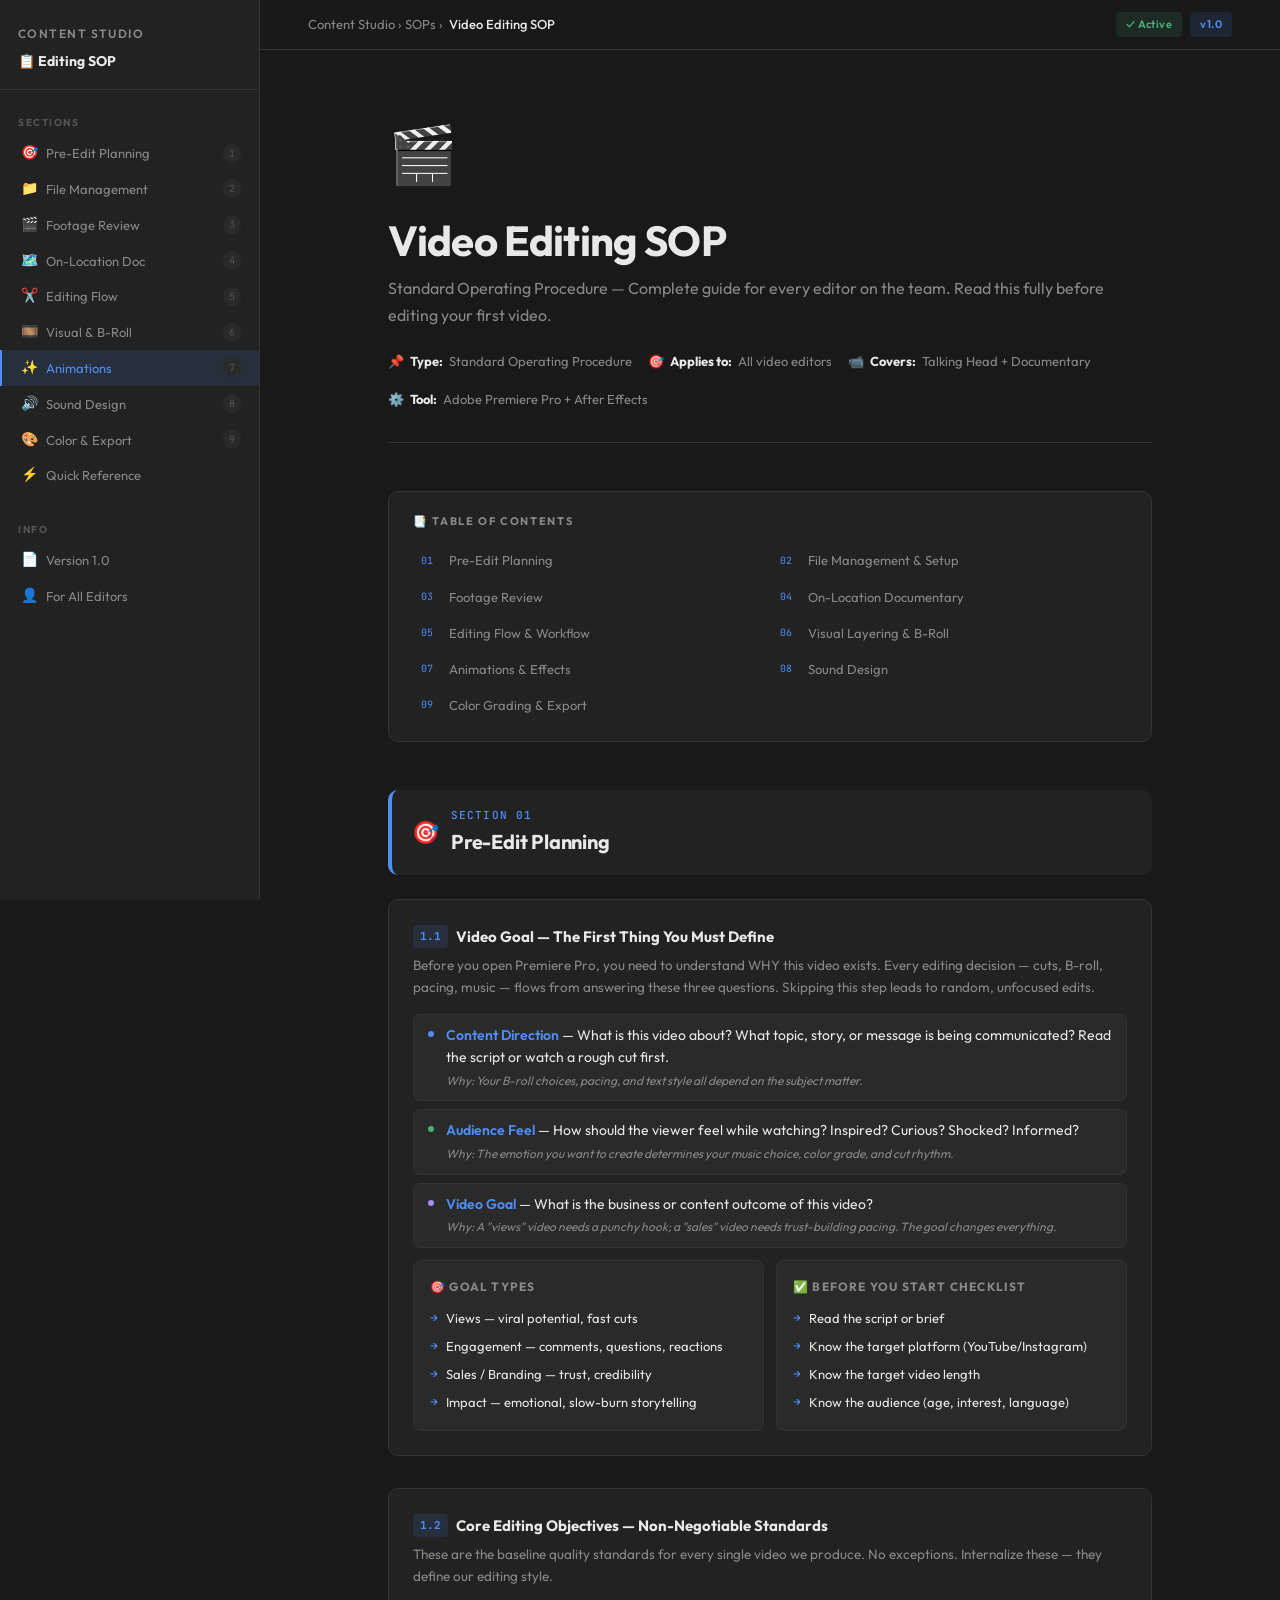
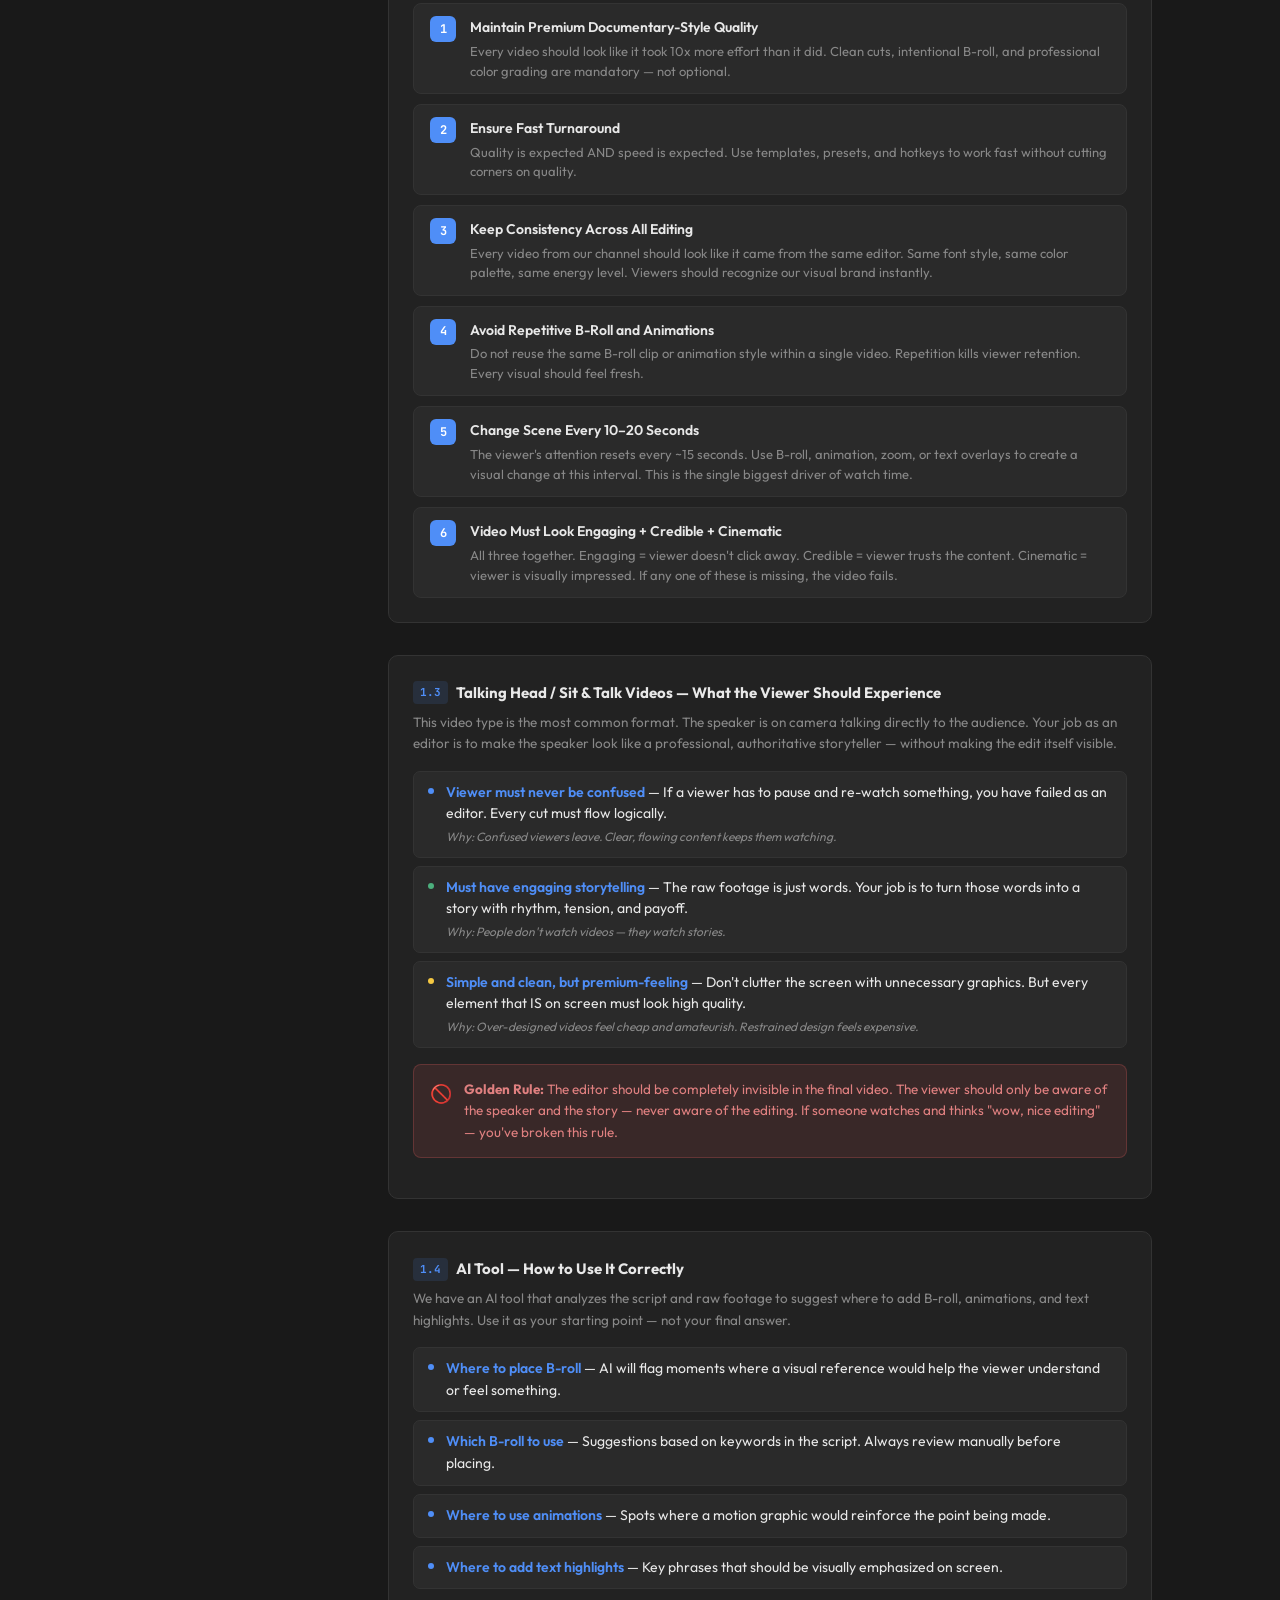
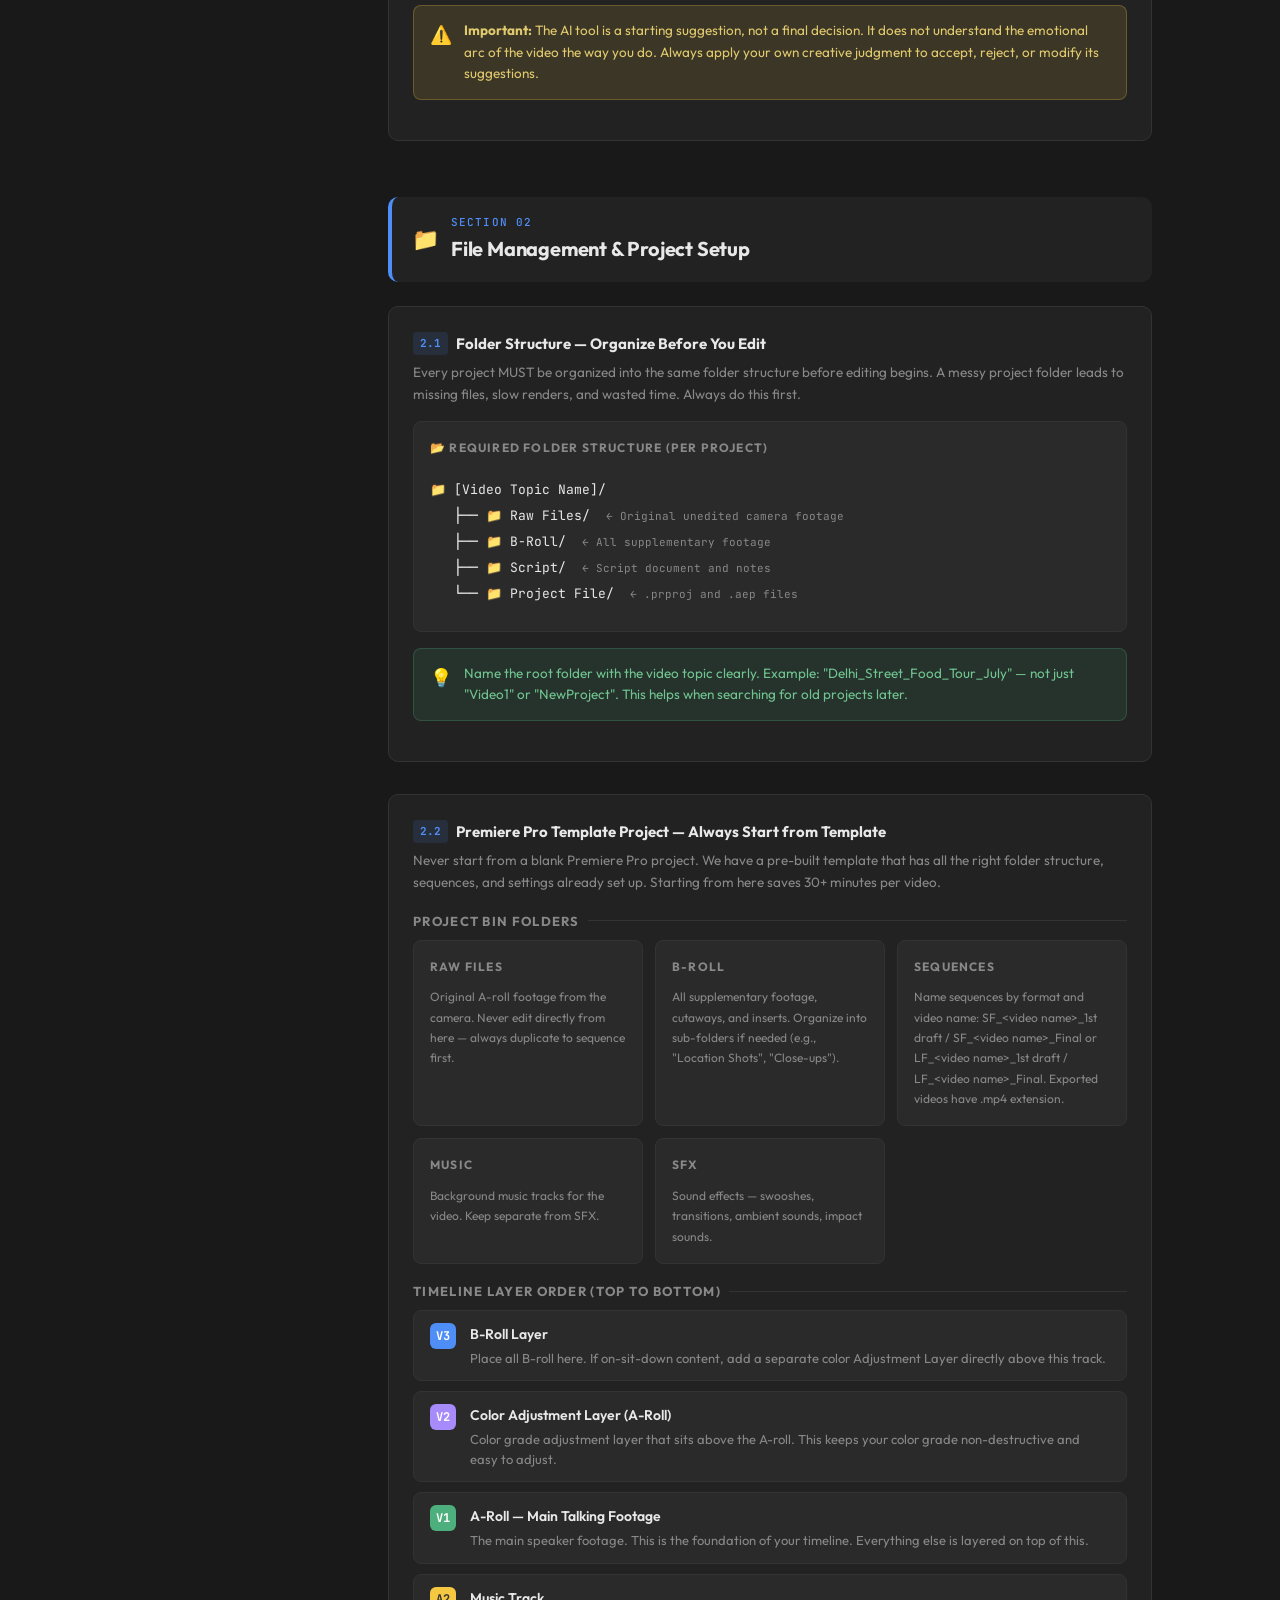
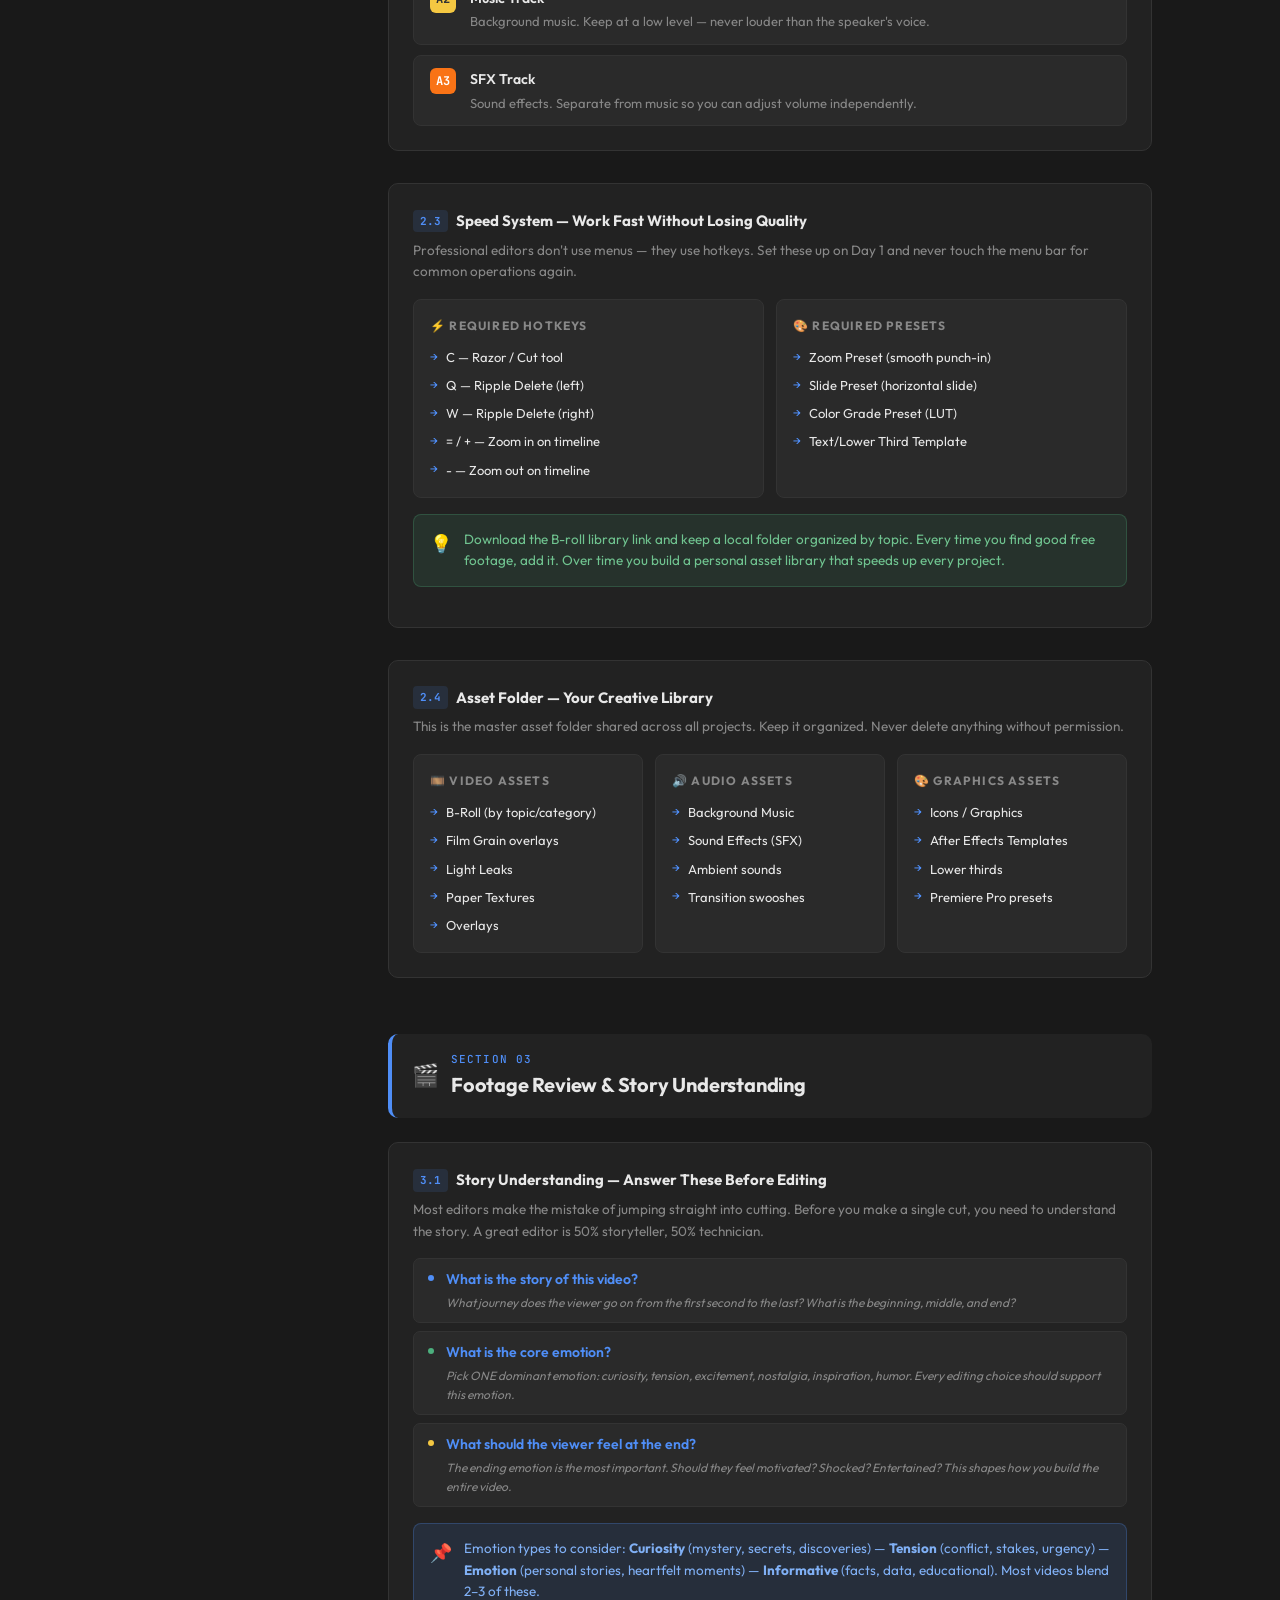
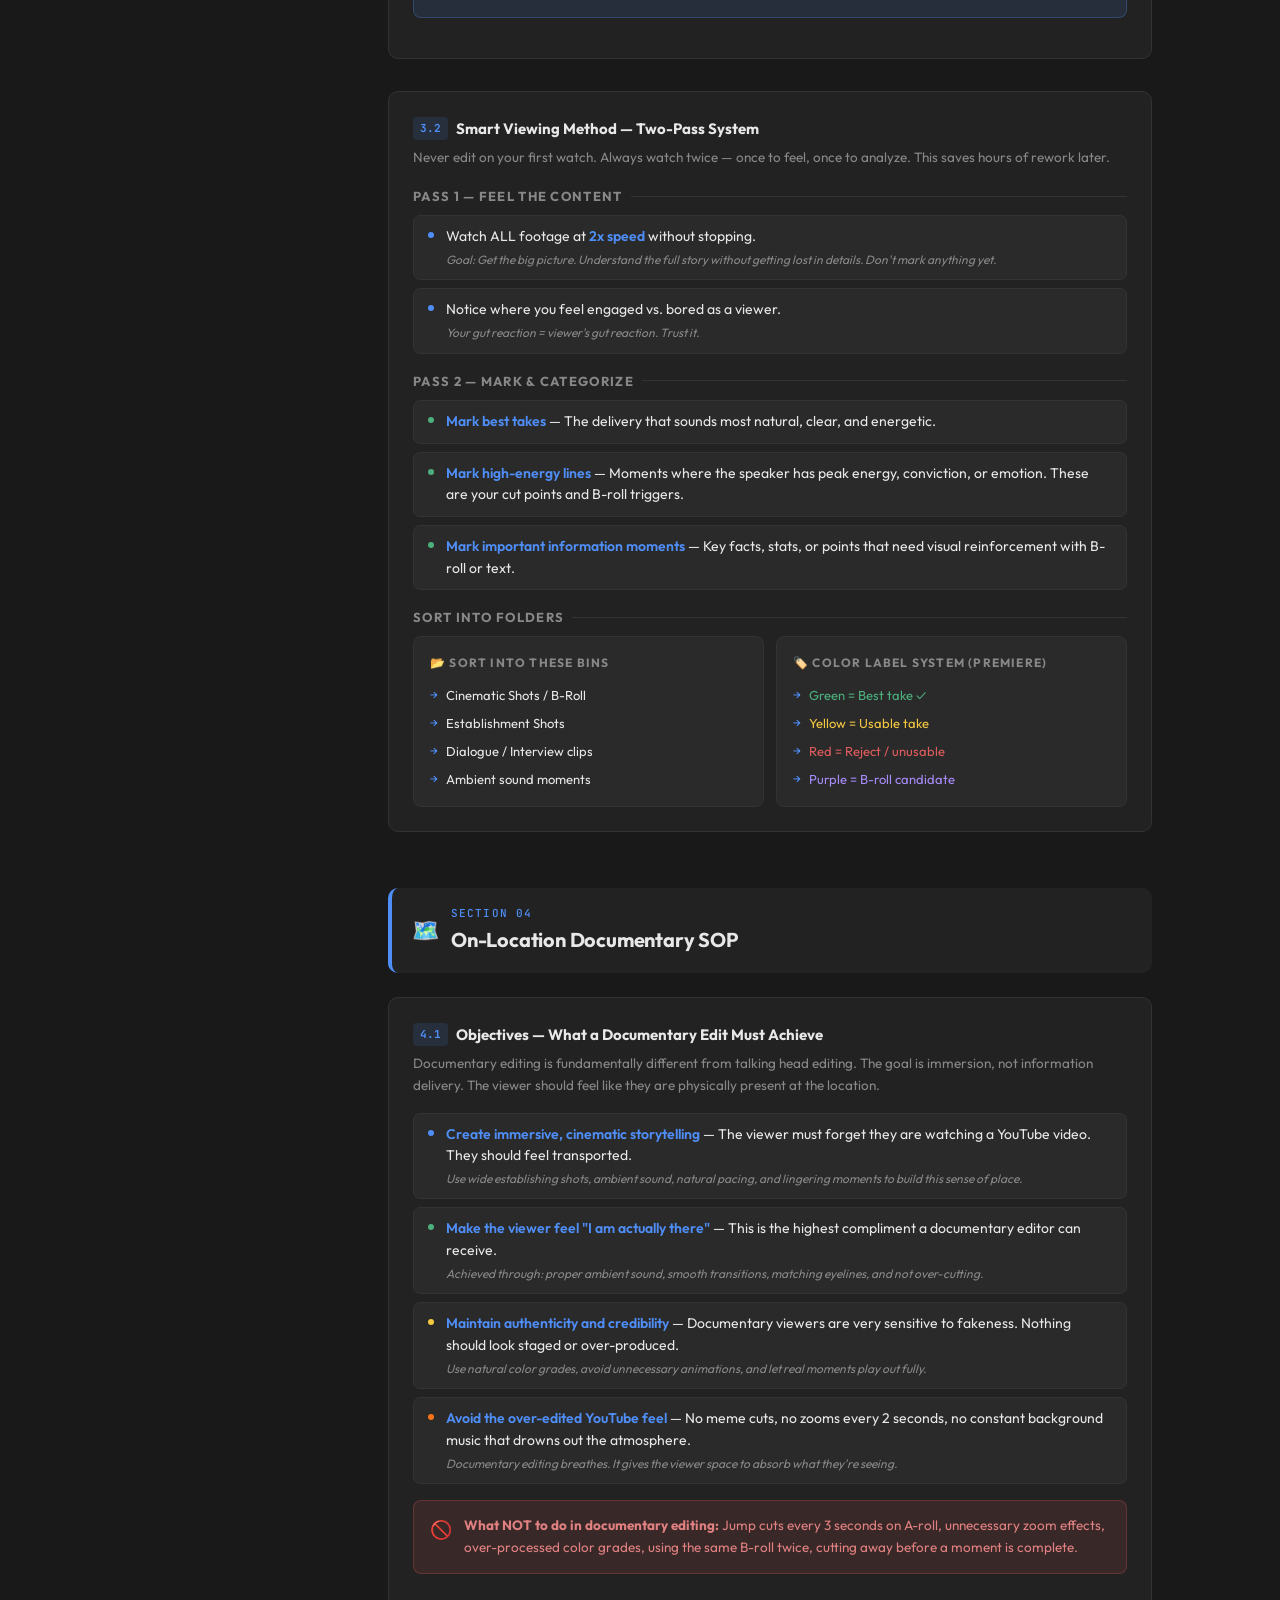
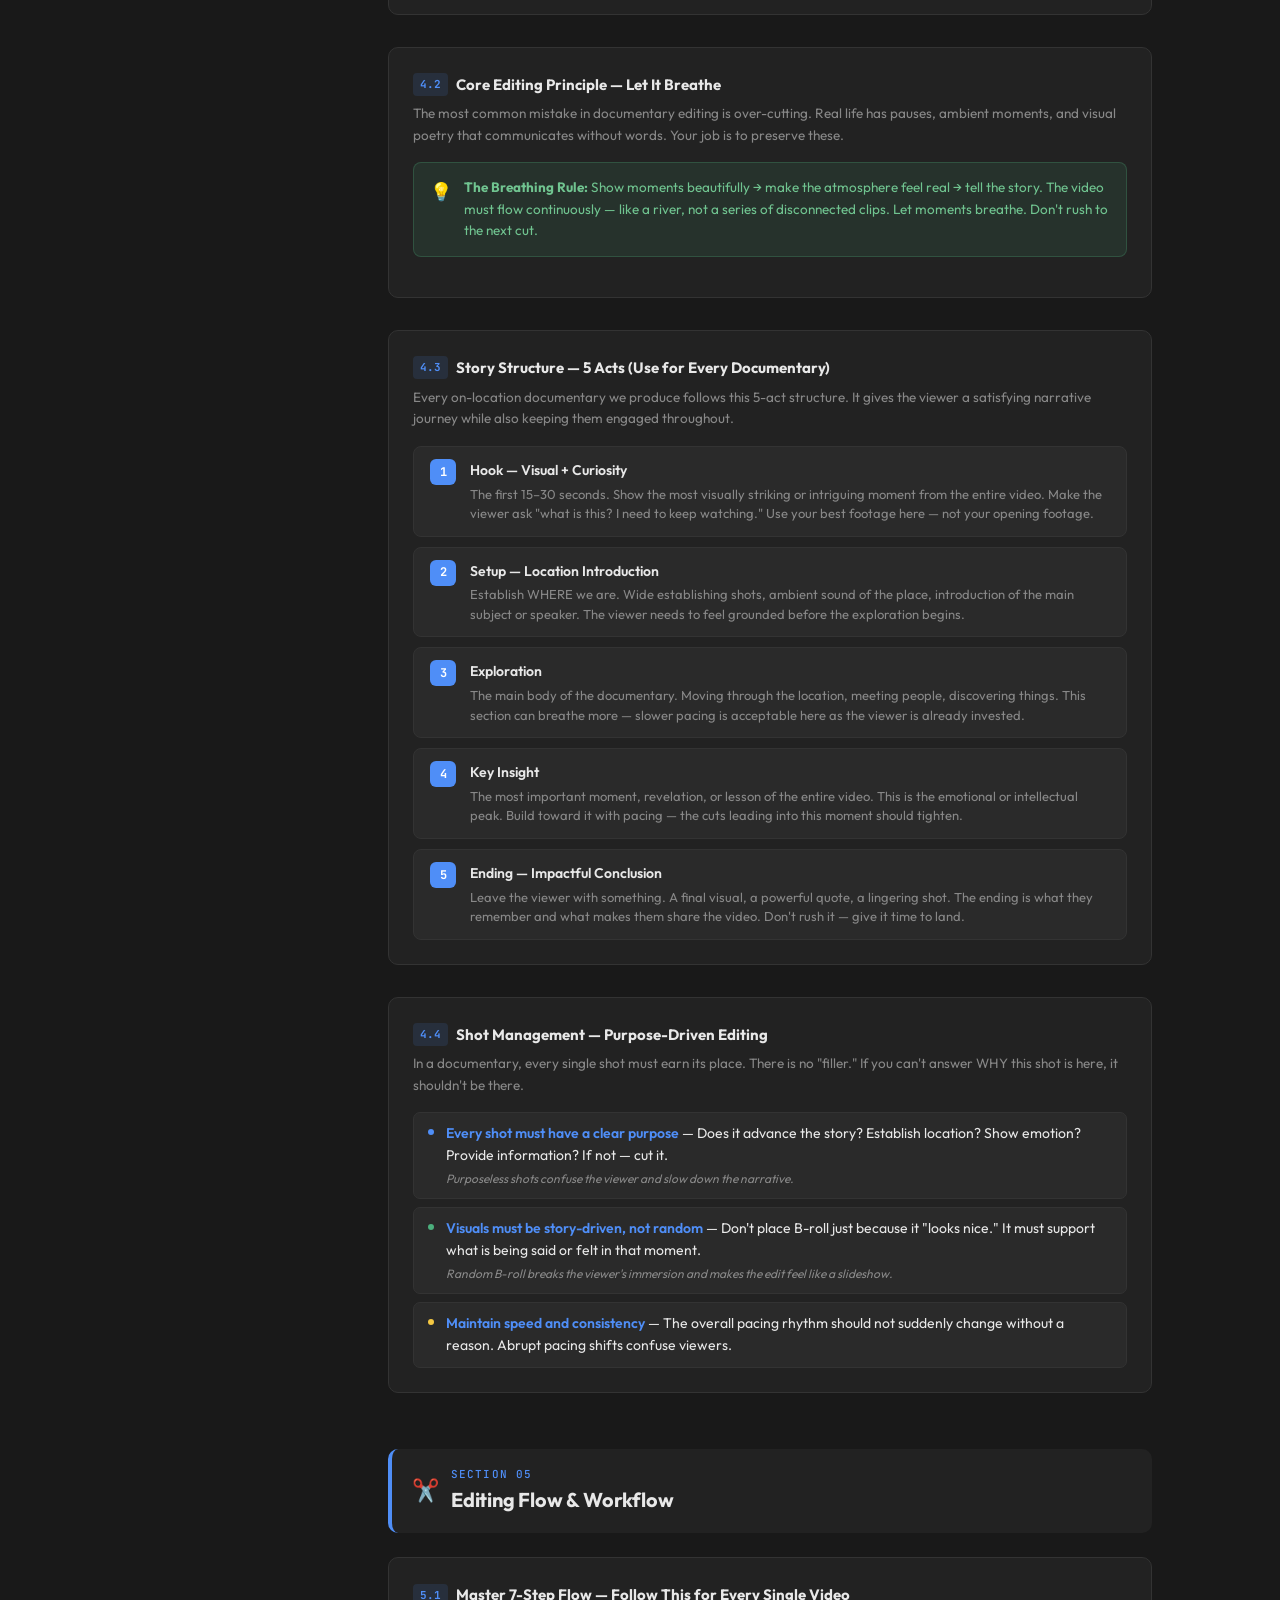
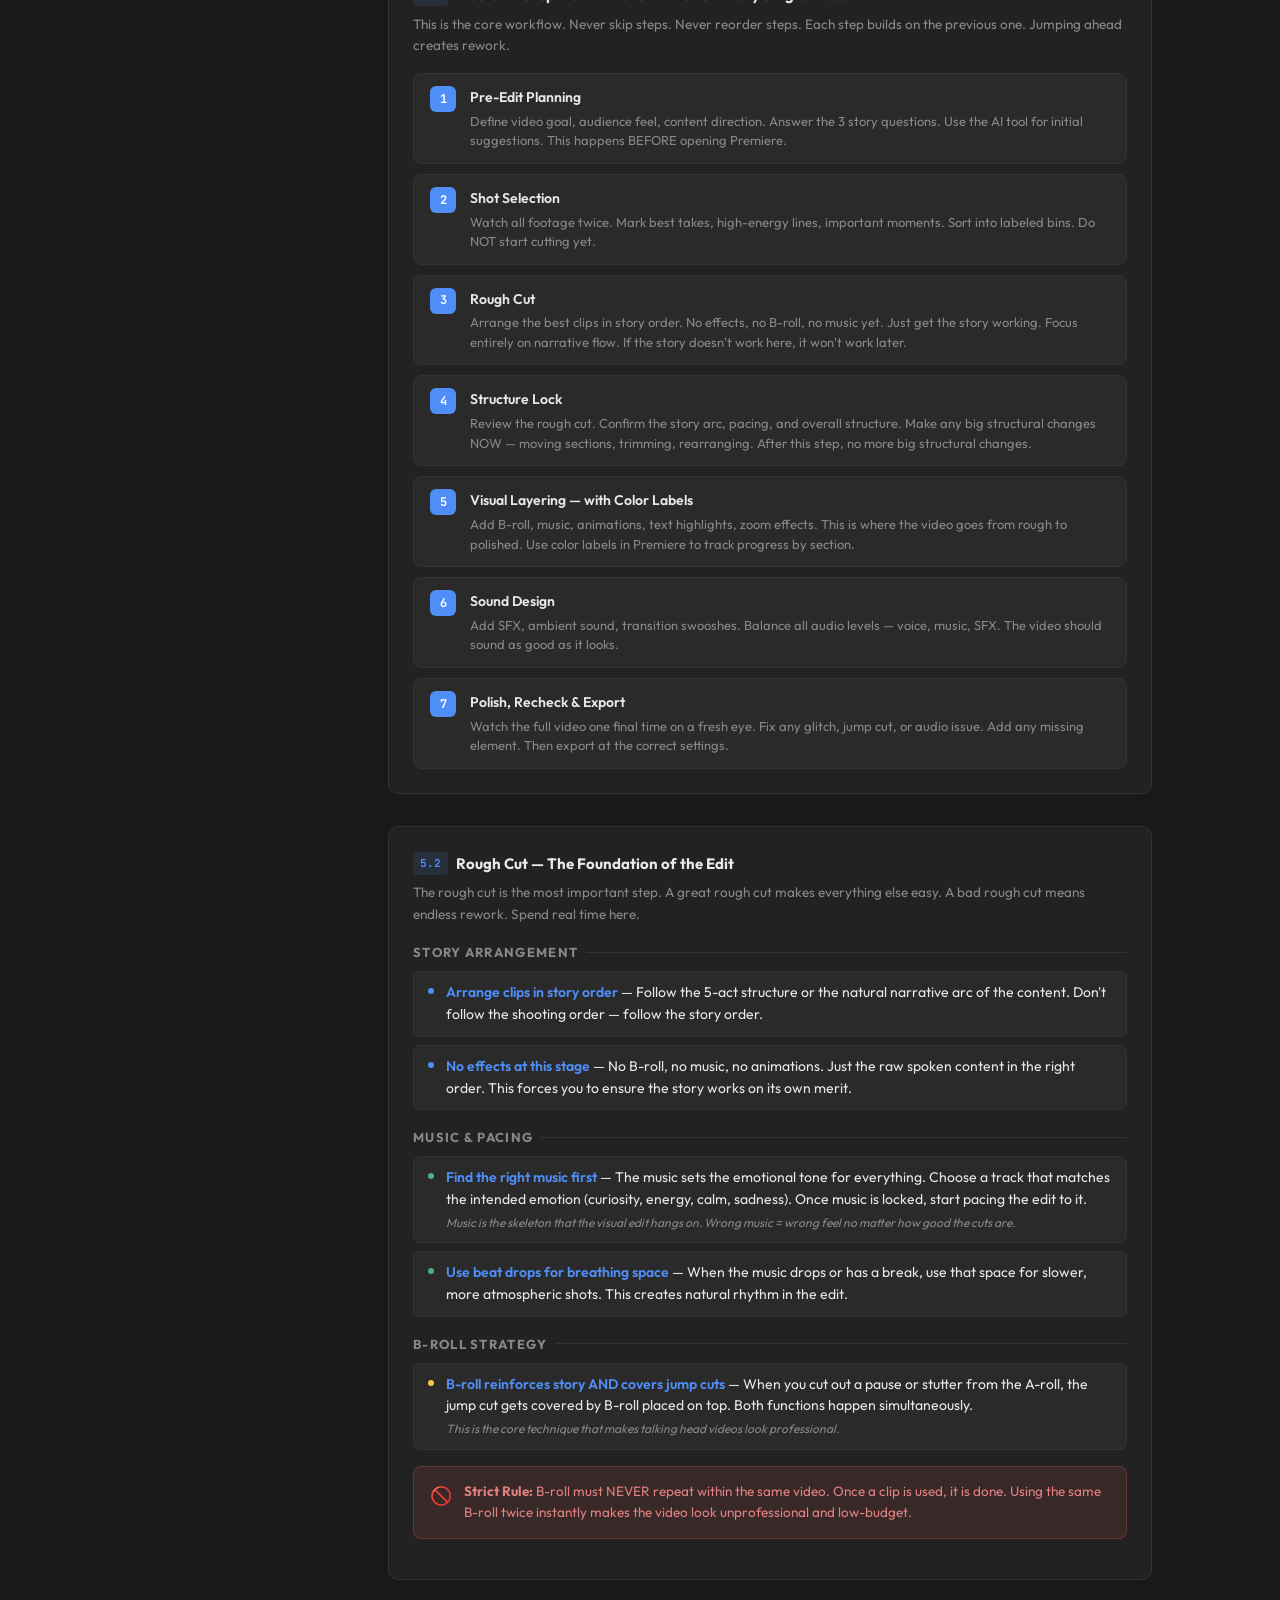
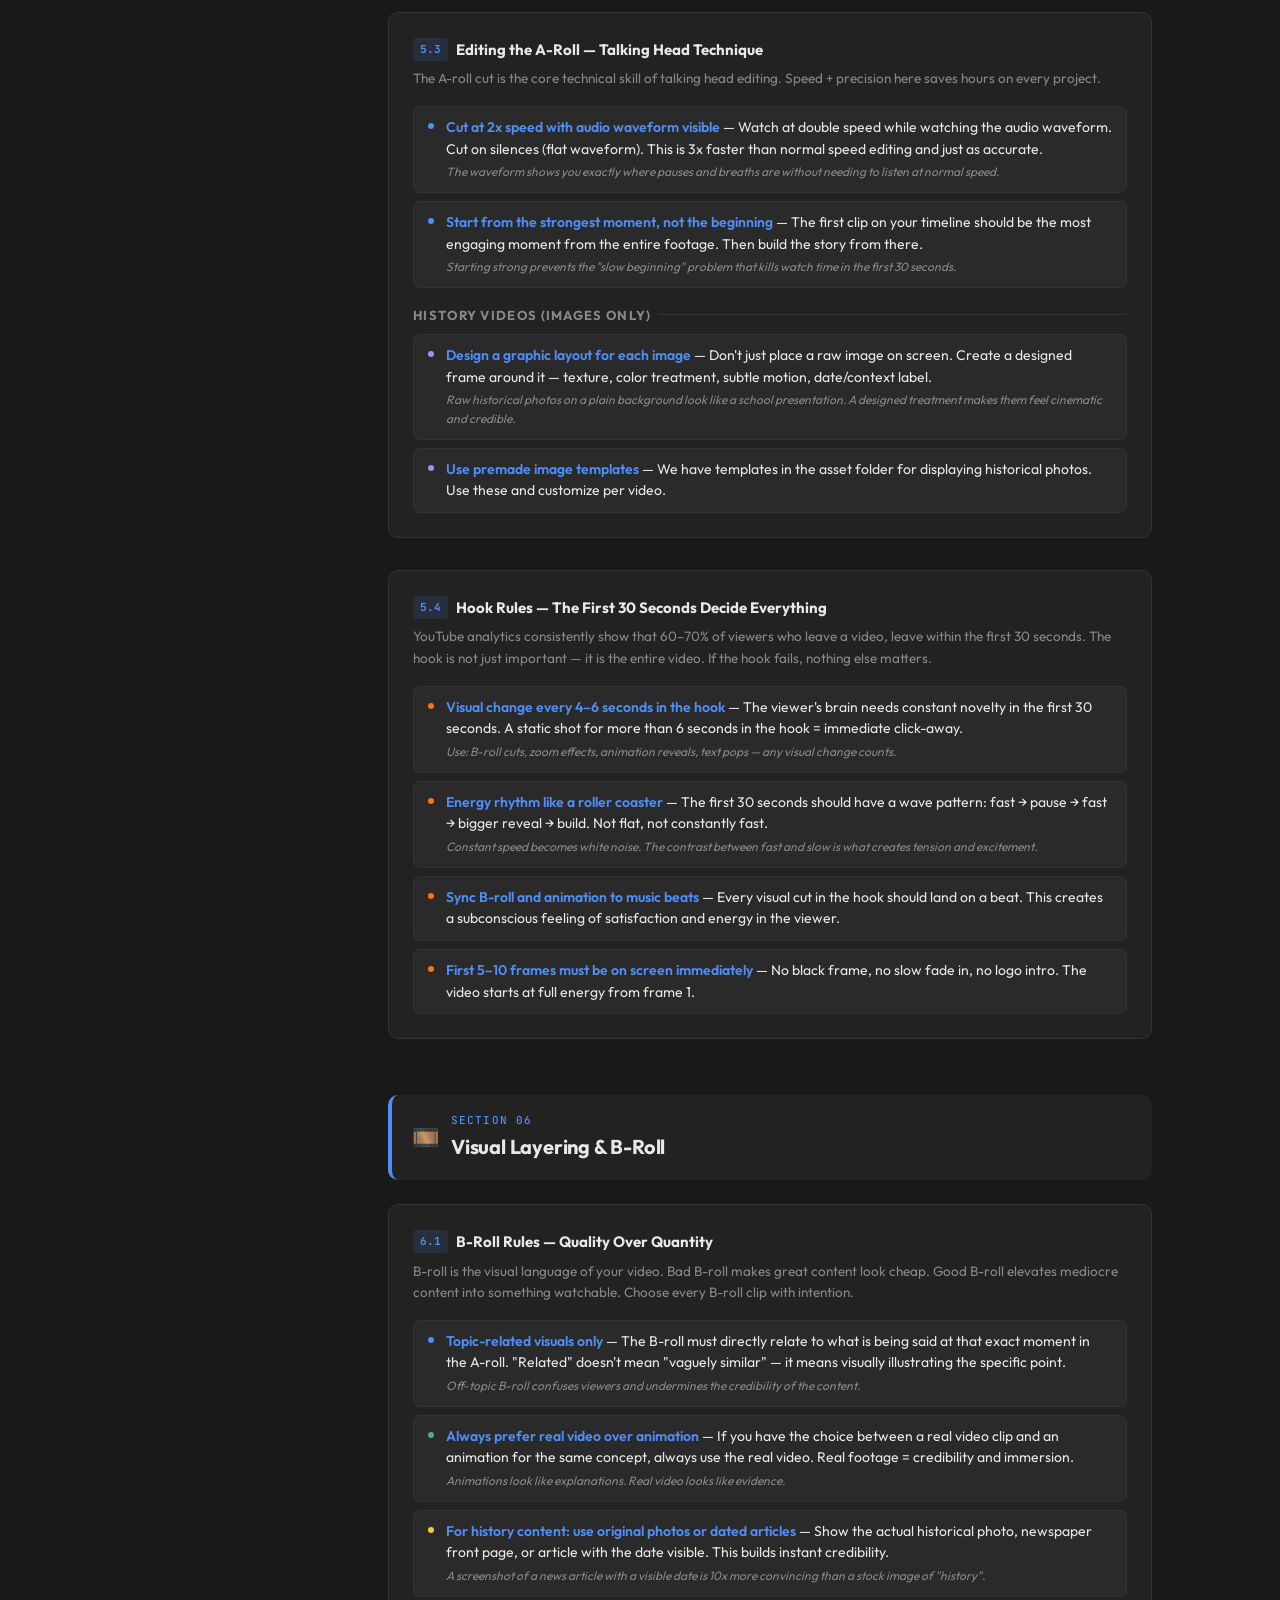
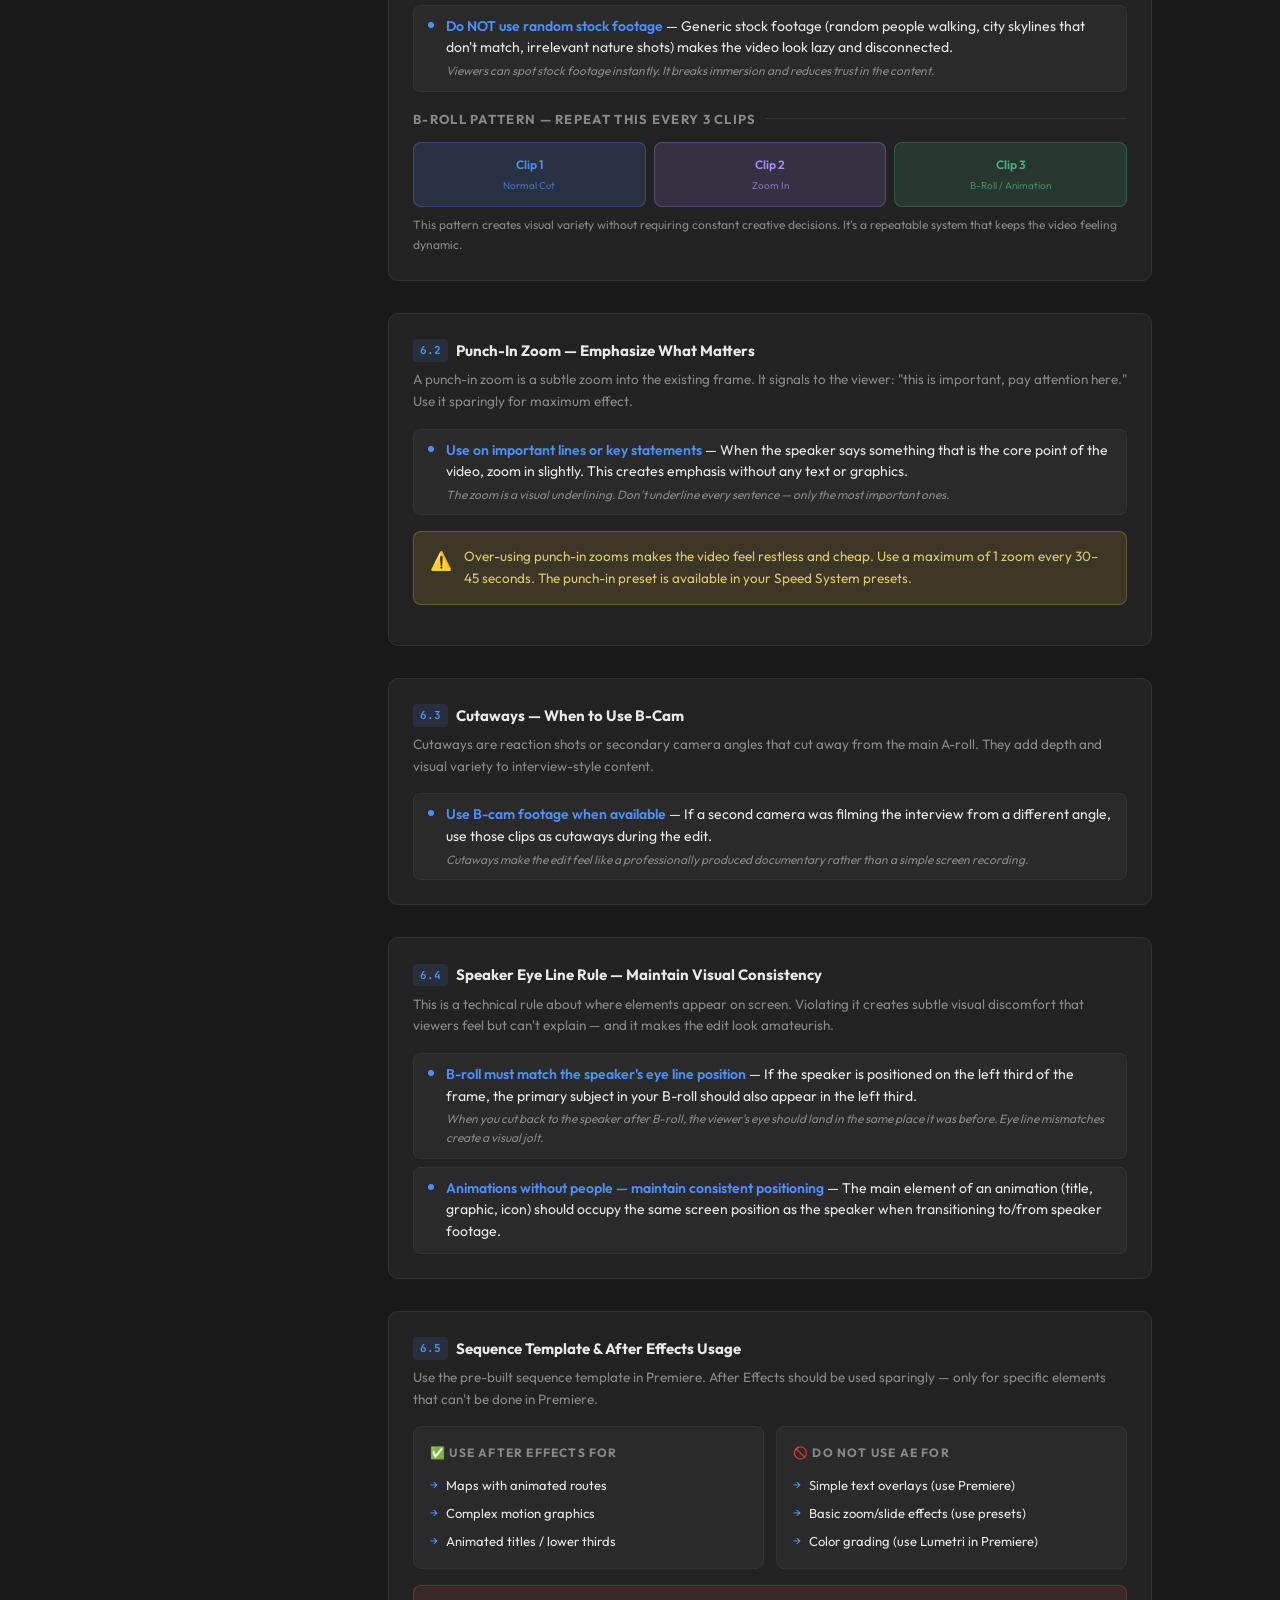
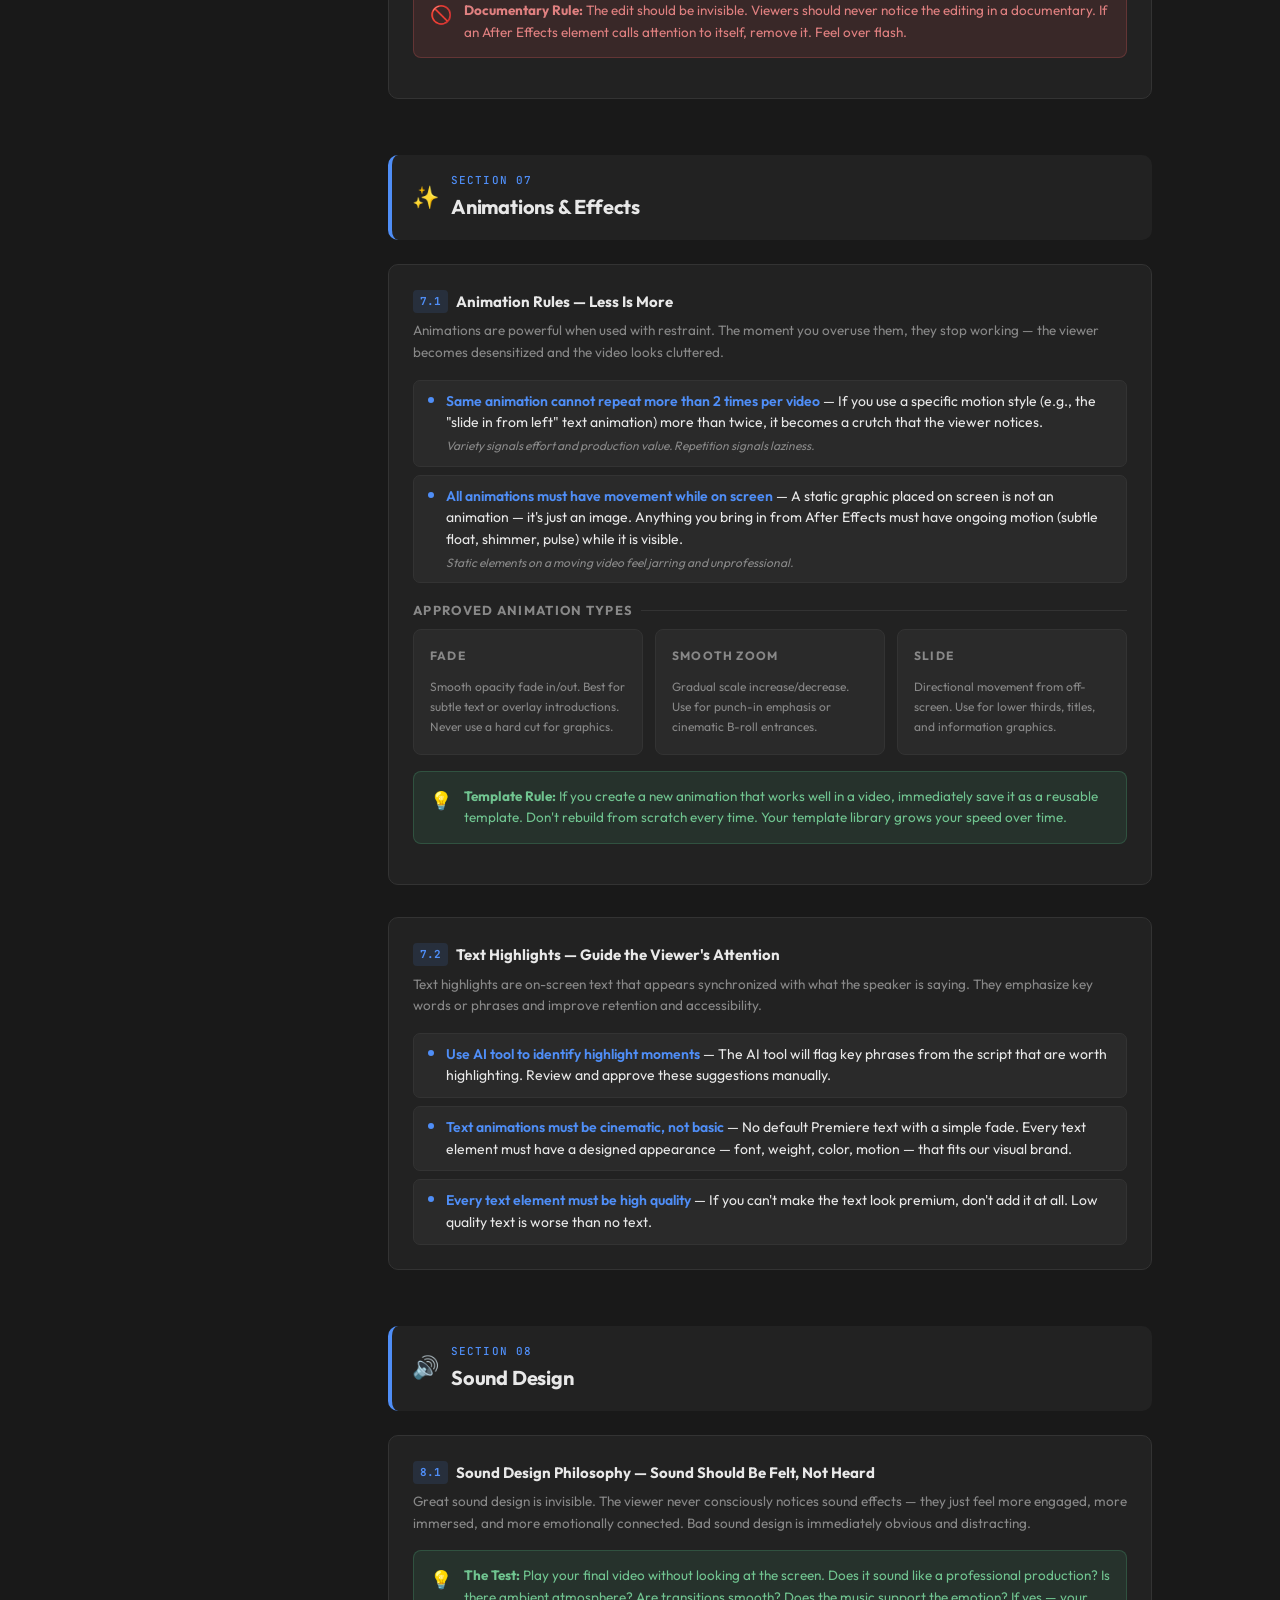
<file: Video_Editing_SOP.html>
<!DOCTYPE html>
<html lang="en">
<head>
<meta charset="UTF-8">
<meta name="viewport" content="width=device-width, initial-scale=1.0">
<title>Video Editing SOP</title>
<link href="https://fonts.googleapis.com/css2?family=Outfit:wght@300;400;500;600;700&family=JetBrains+Mono:wght@400;500&display=swap" rel="stylesheet">
<style>
  :root {
    --bg: #191919;
    --surface: #222222;
    --surface2: #2a2a2a;
    --border: #333333;
    --text: #e8e8e8;
    --text-muted: #888;
    --text-dim: #555;
    --accent: #4f8ef7;
    --accent-soft: rgba(79,142,247,0.12);
    --green: #4caf7d;
    --green-soft: rgba(76,175,125,0.12);
    --yellow: #f5c842;
    --yellow-soft: rgba(245,200,66,0.12);
    --red: #e05c5c;
    --red-soft: rgba(224,92,92,0.12);
    --purple: #a78bfa;
    --purple-soft: rgba(167,139,250,0.12);
    --orange: #f97316;
    --orange-soft: rgba(249,115,22,0.12);
  }

  * { box-sizing: border-box; margin: 0; padding: 0; }

  body {
    background: var(--bg);
    color: var(--text);
    font-family: 'Outfit', sans-serif;
    font-size: 15px;
    line-height: 1.7;
    min-height: 100vh;
  }

  /* Sidebar */
  .sidebar {
    position: fixed;
    top: 0; left: 0;
    width: 260px;
    height: 100vh;
    background: var(--surface);
    border-right: 1px solid var(--border);
    overflow-y: auto;
    z-index: 100;
    padding: 20px 0 40px;
    scrollbar-width: thin;
    scrollbar-color: var(--border) transparent;
  }
  .sidebar-logo {
    padding: 0 18px 16px;
    border-bottom: 1px solid var(--border);
    margin-bottom: 12px;
  }
  .sidebar-logo span {
    font-size: 12px;
    font-weight: 600;
    letter-spacing: 0.12em;
    text-transform: uppercase;
    color: var(--text-muted);
  }
  .sidebar-logo h2 {
    font-size: 14px;
    font-weight: 700;
    color: var(--text);
    margin-top: 4px;
  }
  .nav-section-label {
    font-size: 10px;
    font-weight: 700;
    letter-spacing: 0.15em;
    text-transform: uppercase;
    color: var(--text-dim);
    padding: 12px 18px 4px;
  }
  .nav-item {
    display: flex;
    align-items: center;
    gap: 8px;
    padding: 6px 18px;
    font-size: 13px;
    color: var(--text-muted);
    cursor: pointer;
    border-radius: 0;
    text-decoration: none;
    transition: background 0.15s, color 0.15s;
    border-left: 2px solid transparent;
  }
  .nav-item:hover { background: var(--surface2); color: var(--text); }
  .nav-item.active { color: var(--accent); background: var(--accent-soft); border-left-color: var(--accent); }
  .nav-item .nav-icon { font-size: 14px; width: 18px; text-align: center; }
  .nav-badge {
    margin-left: auto;
    font-size: 10px;
    background: var(--surface2);
    color: var(--text-dim);
    padding: 1px 6px;
    border-radius: 10px;
    font-family: 'JetBrains Mono', monospace;
  }

  /* Main content */
  .main {
    margin-left: 260px;
    min-height: 100vh;
  }

  .topbar {
    position: sticky;
    top: 0;
    background: rgba(25,25,25,0.92);
    backdrop-filter: blur(12px);
    border-bottom: 1px solid var(--border);
    padding: 12px 48px;
    display: flex;
    align-items: center;
    justify-content: space-between;
    z-index: 50;
  }
  .breadcrumb {
    font-size: 13px;
    color: var(--text-muted);
    display: flex;
    align-items: center;
    gap: 6px;
  }
  .breadcrumb span { color: var(--text); font-weight: 500; }
  .topbar-actions { display: flex; gap: 8px; }
  .tag {
    font-size: 11px;
    font-weight: 600;
    padding: 3px 10px;
    border-radius: 4px;
    letter-spacing: 0.04em;
  }
  .tag-blue { background: var(--accent-soft); color: var(--accent); }
  .tag-green { background: var(--green-soft); color: var(--green); }

  /* Page content */
  .page {
    max-width: 860px;
    margin: 0 auto;
    padding: 56px 48px 120px;
  }

  .page-hero {
    margin-bottom: 48px;
    padding-bottom: 32px;
    border-bottom: 1px solid var(--border);
  }
  .page-emoji { font-size: 56px; margin-bottom: 16px; display: block; }
  .page-title {
    font-size: 42px;
    font-weight: 700;
    color: var(--text);
    letter-spacing: -0.02em;
    line-height: 1.15;
    margin-bottom: 10px;
  }
  .page-subtitle {
    font-size: 16px;
    color: var(--text-muted);
    font-weight: 400;
    margin-bottom: 20px;
  }
  .meta-row {
    display: flex;
    flex-wrap: wrap;
    gap: 16px;
    font-size: 13px;
    color: var(--text-muted);
  }
  .meta-item { display: flex; align-items: center; gap: 6px; }
  .meta-item strong { color: var(--text); }

  /* Sections */
  .section {
    margin-bottom: 56px;
    scroll-margin-top: 80px;
  }
  .section-header {
    display: flex;
    align-items: center;
    gap: 12px;
    margin-bottom: 24px;
    padding: 16px 20px;
    background: var(--surface);
    border-radius: 10px;
    border-left: 4px solid var(--accent);
  }
  .section-icon { font-size: 22px; }
  .section-number {
    font-family: 'JetBrains Mono', monospace;
    font-size: 11px;
    color: var(--accent);
    font-weight: 500;
    letter-spacing: 0.1em;
    text-transform: uppercase;
  }
  .section-title {
    font-size: 20px;
    font-weight: 700;
    color: var(--text);
    letter-spacing: -0.01em;
  }

  /* Subsections */
  .subsection {
    margin-bottom: 32px;
    padding: 24px;
    background: var(--surface);
    border-radius: 10px;
    border: 1px solid var(--border);
  }
  .subsection-title {
    font-size: 15px;
    font-weight: 700;
    color: var(--text);
    margin-bottom: 6px;
    display: flex;
    align-items: center;
    gap: 8px;
  }
  .subsection-title .num {
    font-family: 'JetBrains Mono', monospace;
    font-size: 11px;
    color: var(--accent);
    background: var(--accent-soft);
    padding: 2px 7px;
    border-radius: 4px;
  }
  .subsection-desc {
    font-size: 13.5px;
    color: var(--text-muted);
    margin-bottom: 16px;
    line-height: 1.6;
  }

  /* Point list */
  .point-list { list-style: none; display: flex; flex-direction: column; gap: 8px; }
  .point-item {
    display: flex;
    align-items: flex-start;
    gap: 12px;
    padding: 10px 14px;
    border-radius: 7px;
    background: var(--surface2);
    border: 1px solid var(--border);
    font-size: 14px;
    color: var(--text);
    line-height: 1.55;
    transition: border-color 0.15s;
  }
  .point-item:hover { border-color: #444; }
  .point-dot {
    width: 6px; height: 6px;
    border-radius: 50%;
    background: var(--accent);
    margin-top: 6px;
    flex-shrink: 0;
  }
  .point-dot.green { background: var(--green); }
  .point-dot.yellow { background: var(--yellow); }
  .point-dot.purple { background: var(--purple); }
  .point-dot.orange { background: var(--orange); }
  .point-text { flex: 1; }
  .point-text strong { color: var(--accent); font-weight: 600; }
  .point-text .why {
    display: block;
    font-size: 12px;
    color: var(--text-muted);
    margin-top: 3px;
    font-style: italic;
  }

  /* Numbered steps */
  .step-list { display: flex; flex-direction: column; gap: 10px; }
  .step-item {
    display: flex;
    align-items: flex-start;
    gap: 14px;
    padding: 12px 16px;
    border-radius: 8px;
    background: var(--surface2);
    border: 1px solid var(--border);
  }
  .step-num {
    width: 26px; height: 26px;
    border-radius: 6px;
    background: var(--accent);
    color: #fff;
    font-size: 12px;
    font-weight: 700;
    display: flex;
    align-items: center;
    justify-content: center;
    flex-shrink: 0;
    font-family: 'JetBrains Mono', monospace;
  }
  .step-content { flex: 1; }
  .step-title { font-size: 14px; font-weight: 600; color: var(--text); }
  .step-desc { font-size: 13px; color: var(--text-muted); margin-top: 2px; line-height: 1.5; }

  /* Callout boxes */
  .callout {
    display: flex;
    gap: 12px;
    padding: 14px 16px;
    border-radius: 8px;
    margin: 16px 0;
    font-size: 13.5px;
    line-height: 1.6;
  }
  .callout-icon { font-size: 18px; flex-shrink: 0; margin-top: 1px; }
  .callout.note { background: var(--yellow-soft); border: 1px solid rgba(245,200,66,0.25); color: #e0c96e; }
  .callout.rule { background: var(--red-soft); border: 1px solid rgba(224,92,92,0.25); color: #e08080; }
  .callout.tip { background: var(--green-soft); border: 1px solid rgba(76,175,125,0.25); color: #70c490; }
  .callout.info { background: var(--accent-soft); border: 1px solid rgba(79,142,247,0.25); color: #80b0f5; }

  /* Grid layouts */
  .grid-2 { display: grid; grid-template-columns: 1fr 1fr; gap: 12px; }
  .grid-3 { display: grid; grid-template-columns: 1fr 1fr 1fr; gap: 12px; }

  .card {
    padding: 16px;
    background: var(--surface2);
    border-radius: 8px;
    border: 1px solid var(--border);
  }
  .card-title {
    font-size: 12px;
    font-weight: 700;
    text-transform: uppercase;
    letter-spacing: 0.1em;
    color: var(--text-muted);
    margin-bottom: 10px;
  }
  .card-items { display: flex; flex-direction: column; gap: 6px; }
  .card-item {
    font-size: 13px;
    color: var(--text);
    display: flex;
    align-items: center;
    gap: 8px;
  }
  .card-item::before { content: '→'; color: var(--accent); font-size: 12px; }

  /* Sub-heading inside subsection */
  .sub-heading {
    font-size: 13px;
    font-weight: 700;
    text-transform: uppercase;
    letter-spacing: 0.1em;
    color: var(--text-muted);
    margin: 16px 0 8px;
    display: flex;
    align-items: center;
    gap: 8px;
  }
  .sub-heading::after {
    content: '';
    flex: 1;
    height: 1px;
    background: var(--border);
  }

  /* Pattern block */
  .pattern-block {
    display: flex;
    gap: 8px;
    margin-top: 12px;
  }
  .pattern-step {
    flex: 1;
    padding: 12px;
    border-radius: 8px;
    text-align: center;
    font-size: 12px;
    font-weight: 600;
  }
  .p1 { background: rgba(79,142,247,0.15); color: var(--accent); border: 1px solid rgba(79,142,247,0.3); }
  .p2 { background: rgba(167,139,250,0.15); color: var(--purple); border: 1px solid rgba(167,139,250,0.3); }
  .p3 { background: rgba(76,175,125,0.15); color: var(--green); border: 1px solid rgba(76,175,125,0.3); }
  .pattern-step .label { font-size: 10px; opacity: 0.7; font-weight: 400; margin-top: 2px; }

  /* Quick ref */
  .quick-ref {
    background: linear-gradient(135deg, rgba(79,142,247,0.08), rgba(167,139,250,0.08));
    border: 1px solid rgba(79,142,247,0.3);
    border-radius: 12px;
    padding: 28px;
    margin-top: 48px;
  }
  .quick-ref-title {
    font-size: 18px;
    font-weight: 700;
    color: var(--text);
    margin-bottom: 20px;
    display: flex;
    align-items: center;
    gap: 10px;
  }
  .rules-grid { display: grid; grid-template-columns: 1fr 1fr; gap: 10px; }
  .rule-chip {
    padding: 10px 14px;
    background: var(--surface);
    border-radius: 7px;
    border: 1px solid var(--border);
    font-size: 13px;
    display: flex;
    align-items: center;
    gap: 10px;
  }
  .rule-chip .r-icon { font-size: 16px; flex-shrink: 0; }

  /* TOC */
  .toc {
    background: var(--surface);
    border: 1px solid var(--border);
    border-radius: 10px;
    padding: 20px 24px;
    margin-bottom: 48px;
  }
  .toc-title {
    font-size: 11px;
    font-weight: 700;
    text-transform: uppercase;
    letter-spacing: 0.15em;
    color: var(--text-muted);
    margin-bottom: 14px;
  }
  .toc-grid { display: grid; grid-template-columns: 1fr 1fr; gap: 4px; }
  .toc-link {
    font-size: 13px;
    color: var(--text-muted);
    text-decoration: none;
    padding: 5px 8px;
    border-radius: 5px;
    display: flex;
    align-items: center;
    gap: 8px;
    transition: background 0.15s, color 0.15s;
  }
  .toc-link:hover { background: var(--surface2); color: var(--text); }
  .toc-link .toc-num {
    font-family: 'JetBrains Mono', monospace;
    font-size: 10px;
    color: var(--accent);
    width: 20px;
    flex-shrink: 0;
  }

  /* Divider */
  hr { border: none; border-top: 1px solid var(--border); margin: 28px 0; }

  /* Scroll */
  ::-webkit-scrollbar { width: 6px; }
  ::-webkit-scrollbar-track { background: transparent; }
  ::-webkit-scrollbar-thumb { background: var(--border); border-radius: 3px; }

  @media (max-width: 900px) {
    .sidebar { display: none; }
    .main { margin-left: 0; }
    .page { padding: 32px 20px 80px; }
    .grid-2, .grid-3, .rules-grid, .toc-grid { grid-template-columns: 1fr; }
    .topbar { padding: 12px 20px; }
    .pattern-block { flex-direction: column; }
  }
</style>
</head>
<body>

<!-- Sidebar -->
<nav class="sidebar">
  <div class="sidebar-logo">
    <span>Content Studio</span>
    <h2>📋 Editing SOP</h2>
  </div>
  <div class="nav-section-label">Sections</div>
  <a class="nav-item active" href="#s1"><span class="nav-icon">🎯</span> Pre-Edit Planning <span class="nav-badge">1</span></a>
  <a class="nav-item" href="#s2"><span class="nav-icon">📁</span> File Management <span class="nav-badge">2</span></a>
  <a class="nav-item" href="#s3"><span class="nav-icon">🎬</span> Footage Review <span class="nav-badge">3</span></a>
  <a class="nav-item" href="#s4"><span class="nav-icon">🗺️</span> On-Location Doc <span class="nav-badge">4</span></a>
  <a class="nav-item" href="#s5"><span class="nav-icon">✂️</span> Editing Flow <span class="nav-badge">5</span></a>
  <a class="nav-item" href="#s6"><span class="nav-icon">🎞️</span> Visual & B-Roll <span class="nav-badge">6</span></a>
  <a class="nav-item" href="#s7"><span class="nav-icon">✨</span> Animations <span class="nav-badge">7</span></a>
  <a class="nav-item" href="#s8"><span class="nav-icon">🔊</span> Sound Design <span class="nav-badge">8</span></a>
  <a class="nav-item" href="#s9"><span class="nav-icon">🎨</span> Color & Export <span class="nav-badge">9</span></a>
  <a class="nav-item" href="#quickref"><span class="nav-icon">⚡</span> Quick Reference</a>
  <div class="nav-section-label" style="margin-top:16px;">Info</div>
  <div class="nav-item"><span class="nav-icon">📄</span> Version 1.0</div>
  <div class="nav-item"><span class="nav-icon">👤</span> For All Editors</div>
</nav>

<!-- Main -->
<div class="main">
  <div class="topbar">
    <div class="breadcrumb">Content Studio › SOPs › <span>Video Editing SOP</span></div>
    <div class="topbar-actions">
      <span class="tag tag-green">✓ Active</span>
      <span class="tag tag-blue">v1.0</span>
    </div>
  </div>

  <div class="page">

    <!-- Hero -->
    <div class="page-hero">
      <span class="page-emoji">🎬</span>
      <h1 class="page-title">Video Editing SOP</h1>
      <p class="page-subtitle">Standard Operating Procedure — Complete guide for every editor on the team. Read this fully before editing your first video.</p>
      <div class="meta-row">
        <div class="meta-item">📌 <strong>Type:</strong> Standard Operating Procedure</div>
        <div class="meta-item">🎯 <strong>Applies to:</strong> All video editors</div>
        <div class="meta-item">📹 <strong>Covers:</strong> Talking Head + Documentary</div>
        <div class="meta-item">⚙️ <strong>Tool:</strong> Adobe Premiere Pro + After Effects</div>
      </div>
    </div>

    <!-- TOC -->
    <div class="toc">
      <div class="toc-title">📑 Table of Contents</div>
      <div class="toc-grid">
        <a class="toc-link" href="#s1"><span class="toc-num">01</span> Pre-Edit Planning</a>
        <a class="toc-link" href="#s2"><span class="toc-num">02</span> File Management & Setup</a>
        <a class="toc-link" href="#s3"><span class="toc-num">03</span> Footage Review</a>
        <a class="toc-link" href="#s4"><span class="toc-num">04</span> On-Location Documentary</a>
        <a class="toc-link" href="#s5"><span class="toc-num">05</span> Editing Flow & Workflow</a>
        <a class="toc-link" href="#s6"><span class="toc-num">06</span> Visual Layering & B-Roll</a>
        <a class="toc-link" href="#s7"><span class="toc-num">07</span> Animations & Effects</a>
        <a class="toc-link" href="#s8"><span class="toc-num">08</span> Sound Design</a>
        <a class="toc-link" href="#s9"><span class="toc-num">09</span> Color Grading & Export</a>
      </div>
    </div>

    <!-- SECTION 1 -->
    <div class="section" id="s1">
      <div class="section-header">
        <span class="section-icon">🎯</span>
        <div>
          <div class="section-number">Section 01</div>
          <div class="section-title">Pre-Edit Planning</div>
        </div>
      </div>

      <div class="subsection">
        <div class="subsection-title"><span class="num">1.1</span> Video Goal — The First Thing You Must Define</div>
        <div class="subsection-desc">Before you open Premiere Pro, you need to understand WHY this video exists. Every editing decision — cuts, B-roll, pacing, music — flows from answering these three questions. Skipping this step leads to random, unfocused edits.</div>
        <ul class="point-list">
          <li class="point-item"><span class="point-dot"></span><span class="point-text"><strong>Content Direction</strong> — What is this video about? What topic, story, or message is being communicated? Read the script or watch a rough cut first.<span class="why">Why: Your B-roll choices, pacing, and text style all depend on the subject matter.</span></span></li>
          <li class="point-item"><span class="point-dot green"></span><span class="point-text"><strong>Audience Feel</strong> — How should the viewer feel while watching? Inspired? Curious? Shocked? Informed?<span class="why">Why: The emotion you want to create determines your music choice, color grade, and cut rhythm.</span></span></li>
          <li class="point-item"><span class="point-dot purple"></span><span class="point-text"><strong>Video Goal</strong> — What is the business or content outcome of this video?<span class="why">Why: A "views" video needs a punchy hook; a "sales" video needs trust-building pacing. The goal changes everything.</span></span></li>
        </ul>
        <div style="margin-top:12px;">
        <div class="grid-2">
          <div class="card"><div class="card-title">🎯 Goal Types</div><div class="card-items"><div class="card-item">Views — viral potential, fast cuts</div><div class="card-item">Engagement — comments, questions, reactions</div><div class="card-item">Sales / Branding — trust, credibility</div><div class="card-item">Impact — emotional, slow-burn storytelling</div></div></div>
          <div class="card"><div class="card-title">✅ Before You Start Checklist</div><div class="card-items"><div class="card-item">Read the script or brief</div><div class="card-item">Know the target platform (YouTube/Instagram)</div><div class="card-item">Know the target video length</div><div class="card-item">Know the audience (age, interest, language)</div></div></div>
        </div>
        </div>
      </div>

      <div class="subsection">
        <div class="subsection-title"><span class="num">1.2</span> Core Editing Objectives — Non-Negotiable Standards</div>
        <div class="subsection-desc">These are the baseline quality standards for every single video we produce. No exceptions. Internalize these — they define our editing style.</div>
        <div class="step-list">
          <div class="step-item"><div class="step-num">1</div><div class="step-content"><div class="step-title">Maintain Premium Documentary-Style Quality</div><div class="step-desc">Every video should look like it took 10x more effort than it did. Clean cuts, intentional B-roll, and professional color grading are mandatory — not optional.</div></div></div>
          <div class="step-item"><div class="step-num">2</div><div class="step-content"><div class="step-title">Ensure Fast Turnaround</div><div class="step-desc">Quality is expected AND speed is expected. Use templates, presets, and hotkeys to work fast without cutting corners on quality.</div></div></div>
          <div class="step-item"><div class="step-num">3</div><div class="step-content"><div class="step-title">Keep Consistency Across All Editing</div><div class="step-desc">Every video from our channel should look like it came from the same editor. Same font style, same color palette, same energy level. Viewers should recognize our visual brand instantly.</div></div></div>
          <div class="step-item"><div class="step-num">4</div><div class="step-content"><div class="step-title">Avoid Repetitive B-Roll and Animations</div><div class="step-desc">Do not reuse the same B-roll clip or animation style within a single video. Repetition kills viewer retention. Every visual should feel fresh.</div></div></div>
          <div class="step-item"><div class="step-num">5</div><div class="step-content"><div class="step-title">Change Scene Every 10–20 Seconds</div><div class="step-desc">The viewer's attention resets every ~15 seconds. Use B-roll, animation, zoom, or text overlays to create a visual change at this interval. This is the single biggest driver of watch time.</div></div></div>
          <div class="step-item"><div class="step-num">6</div><div class="step-content"><div class="step-title">Video Must Look Engaging + Credible + Cinematic</div><div class="step-desc">All three together. Engaging = viewer doesn't click away. Credible = viewer trusts the content. Cinematic = viewer is visually impressed. If any one of these is missing, the video fails.</div></div></div>
        </div>
      </div>

      <div class="subsection">
        <div class="subsection-title"><span class="num">1.3</span> Talking Head / Sit & Talk Videos — What the Viewer Should Experience</div>
        <div class="subsection-desc">This video type is the most common format. The speaker is on camera talking directly to the audience. Your job as an editor is to make the speaker look like a professional, authoritative storyteller — without making the edit itself visible.</div>
        <ul class="point-list">
          <li class="point-item"><span class="point-dot"></span><span class="point-text"><strong>Viewer must never be confused</strong> — If a viewer has to pause and re-watch something, you have failed as an editor. Every cut must flow logically.<span class="why">Why: Confused viewers leave. Clear, flowing content keeps them watching.</span></span></li>
          <li class="point-item"><span class="point-dot green"></span><span class="point-text"><strong>Must have engaging storytelling</strong> — The raw footage is just words. Your job is to turn those words into a story with rhythm, tension, and payoff.<span class="why">Why: People don't watch videos — they watch stories.</span></span></li>
          <li class="point-item"><span class="point-dot yellow"></span><span class="point-text"><strong>Simple and clean, but premium-feeling</strong> — Don't clutter the screen with unnecessary graphics. But every element that IS on screen must look high quality.<span class="why">Why: Over-designed videos feel cheap and amateurish. Restrained design feels expensive.</span></span></li>
        </ul>
        <div class="callout rule"><span class="callout-icon">🚫</span><div><strong>Golden Rule:</strong> The editor should be completely invisible in the final video. The viewer should only be aware of the speaker and the story — never aware of the editing. If someone watches and thinks "wow, nice editing" — you've broken this rule.</div></div>
      </div>

      <div class="subsection">
        <div class="subsection-title"><span class="num">1.4</span> AI Tool — How to Use It Correctly</div>
        <div class="subsection-desc">We have an AI tool that analyzes the script and raw footage to suggest where to add B-roll, animations, and text highlights. Use it as your starting point — not your final answer.</div>
        <ul class="point-list">
          <li class="point-item"><span class="point-dot"></span><span class="point-text"><strong>Where to place B-roll</strong> — AI will flag moments where a visual reference would help the viewer understand or feel something.</span></li>
          <li class="point-item"><span class="point-dot"></span><span class="point-text"><strong>Which B-roll to use</strong> — Suggestions based on keywords in the script. Always review manually before placing.</span></li>
          <li class="point-item"><span class="point-dot"></span><span class="point-text"><strong>Where to use animations</strong> — Spots where a motion graphic would reinforce the point being made.</span></li>
          <li class="point-item"><span class="point-dot"></span><span class="point-text"><strong>Where to add text highlights</strong> — Key phrases that should be visually emphasized on screen.</span></li>
        </ul>
        <div class="callout note"><span class="callout-icon">⚠️</span><div><strong>Important:</strong> The AI tool is a starting suggestion, not a final decision. It does not understand the emotional arc of the video the way you do. Always apply your own creative judgment to accept, reject, or modify its suggestions.</div></div>
      </div>
    </div>

    <!-- SECTION 2 -->
    <div class="section" id="s2">
      <div class="section-header">
        <span class="section-icon">📁</span>
        <div>
          <div class="section-number">Section 02</div>
          <div class="section-title">File Management & Project Setup</div>
        </div>
      </div>

      <div class="subsection">
        <div class="subsection-title"><span class="num">2.1</span> Folder Structure — Organize Before You Edit</div>
        <div class="subsection-desc">Every project MUST be organized into the same folder structure before editing begins. A messy project folder leads to missing files, slow renders, and wasted time. Always do this first.</div>
        <div class="card" style="margin-bottom:12px;">
          <div class="card-title">📂 Required Folder Structure (per project)</div>
          <div style="font-family:'JetBrains Mono',monospace; font-size:13px; color:var(--text); line-height:2; padding:8px 0;">
            📁 [Video Topic Name]/<br>
            &nbsp;&nbsp;&nbsp;├── 📁 Raw Files/ &nbsp;<span style="color:var(--text-muted); font-size:11px;">← Original unedited camera footage</span><br>
            &nbsp;&nbsp;&nbsp;├── 📁 B-Roll/ &nbsp;<span style="color:var(--text-muted); font-size:11px;">← All supplementary footage</span><br>
            &nbsp;&nbsp;&nbsp;├── 📁 Script/ &nbsp;<span style="color:var(--text-muted); font-size:11px;">← Script document and notes</span><br>
            &nbsp;&nbsp;&nbsp;└── 📁 Project File/ &nbsp;<span style="color:var(--text-muted); font-size:11px;">← .prproj and .aep files</span>
          </div>
        </div>
        <div class="callout tip"><span class="callout-icon">💡</span><div>Name the root folder with the video topic clearly. Example: "Delhi_Street_Food_Tour_July" — not just "Video1" or "NewProject". This helps when searching for old projects later.</div></div>
      </div>

      <div class="subsection">
        <div class="subsection-title"><span class="num">2.2</span> Premiere Pro Template Project — Always Start from Template</div>
        <div class="subsection-desc">Never start from a blank Premiere Pro project. We have a pre-built template that has all the right folder structure, sequences, and settings already set up. Starting from here saves 30+ minutes per video.</div>
        <div class="sub-heading">Project Bin Folders</div>
        <div class="grid-3">
          <div class="card"><div class="card-title">Raw Files</div><div style="font-size:12px;color:var(--text-muted);">Original A-roll footage from the camera. Never edit directly from here — always duplicate to sequence first.</div></div>
          <div class="card"><div class="card-title">B-Roll</div><div style="font-size:12px;color:var(--text-muted);">All supplementary footage, cutaways, and inserts. Organize into sub-folders if needed (e.g., "Location Shots", "Close-ups").</div></div>
          <div class="card"><div class="card-title">Sequences</div><div style="font-size:12px;color:var(--text-muted);">Name sequences by format and video name: SF_&lt;video name&gt;_1st draft / SF_&lt;video name&gt;_Final or LF_&lt;video name&gt;_1st draft / LF_&lt;video name&gt;_Final. Exported videos have .mp4 extension.</div></div>
          <div class="card"><div class="card-title">Music</div><div style="font-size:12px;color:var(--text-muted);">Background music tracks for the video. Keep separate from SFX.</div></div>
          <div class="card"><div class="card-title">SFX</div><div style="font-size:12px;color:var(--text-muted);">Sound effects — swooshes, transitions, ambient sounds, impact sounds.</div></div>
        </div>
        <div class="sub-heading">Timeline Layer Order (Top to Bottom)</div>
        <div class="step-list">
          <div class="step-item"><div class="step-num" style="background:var(--accent);">V3</div><div class="step-content"><div class="step-title">B-Roll Layer</div><div class="step-desc">Place all B-roll here. If on-sit-down content, add a separate color Adjustment Layer directly above this track.</div></div></div>
          <div class="step-item"><div class="step-num" style="background:var(--purple);">V2</div><div class="step-content"><div class="step-title">Color Adjustment Layer (A-Roll)</div><div class="step-desc">Color grade adjustment layer that sits above the A-roll. This keeps your color grade non-destructive and easy to adjust.</div></div></div>
          <div class="step-item"><div class="step-num" style="background:var(--green);">V1</div><div class="step-content"><div class="step-title">A-Roll — Main Talking Footage</div><div class="step-desc">The main speaker footage. This is the foundation of your timeline. Everything else is layered on top of this.</div></div></div>
          <div class="step-item"><div class="step-num" style="background:var(--yellow); color:#333;">A2</div><div class="step-content"><div class="step-title">Music Track</div><div class="step-desc">Background music. Keep at a low level — never louder than the speaker's voice.</div></div></div>
          <div class="step-item"><div class="step-num" style="background:var(--orange);">A3</div><div class="step-content"><div class="step-title">SFX Track</div><div class="step-desc">Sound effects. Separate from music so you can adjust volume independently.</div></div></div>
        </div>
      </div>

      <div class="subsection">
        <div class="subsection-title"><span class="num">2.3</span> Speed System — Work Fast Without Losing Quality</div>
        <div class="subsection-desc">Professional editors don't use menus — they use hotkeys. Set these up on Day 1 and never touch the menu bar for common operations again.</div>
        <div class="grid-2">
          <div class="card"><div class="card-title">⚡ Required Hotkeys</div><div class="card-items"><div class="card-item">C — Razor / Cut tool</div><div class="card-item">Q — Ripple Delete (left)</div><div class="card-item">W — Ripple Delete (right)</div><div class="card-item">= / + — Zoom in on timeline</div><div class="card-item">- — Zoom out on timeline</div></div></div>
          <div class="card"><div class="card-title">🎨 Required Presets</div><div class="card-items"><div class="card-item">Zoom Preset (smooth punch-in)</div><div class="card-item">Slide Preset (horizontal slide)</div><div class="card-item">Color Grade Preset (LUT)</div><div class="card-item">Text/Lower Third Template</div></div></div>
        </div>
        <div class="callout tip"><span class="callout-icon">💡</span><div>Download the B-roll library link and keep a local folder organized by topic. Every time you find good free footage, add it. Over time you build a personal asset library that speeds up every project.</div></div>
      </div>

      <div class="subsection">
        <div class="subsection-title"><span class="num">2.4</span> Asset Folder — Your Creative Library</div>
        <div class="subsection-desc">This is the master asset folder shared across all projects. Keep it organized. Never delete anything without permission.</div>
        <div class="grid-3">
          <div class="card"><div class="card-title">🎞️ Video Assets</div><div class="card-items"><div class="card-item">B-Roll (by topic/category)</div><div class="card-item">Film Grain overlays</div><div class="card-item">Light Leaks</div><div class="card-item">Paper Textures</div><div class="card-item">Overlays</div></div></div>
          <div class="card"><div class="card-title">🔊 Audio Assets</div><div class="card-items"><div class="card-item">Background Music</div><div class="card-item">Sound Effects (SFX)</div><div class="card-item">Ambient sounds</div><div class="card-item">Transition swooshes</div></div></div>
          <div class="card"><div class="card-title">🎨 Graphics Assets</div><div class="card-items"><div class="card-item">Icons / Graphics</div><div class="card-item">After Effects Templates</div><div class="card-item">Lower thirds</div><div class="card-item">Premiere Pro presets</div></div></div>
        </div>
      </div>
    </div>

    <!-- SECTION 3 -->
    <div class="section" id="s3">
      <div class="section-header">
        <span class="section-icon">🎬</span>
        <div>
          <div class="section-number">Section 03</div>
          <div class="section-title">Footage Review & Story Understanding</div>
        </div>
      </div>

      <div class="subsection">
        <div class="subsection-title"><span class="num">3.1</span> Story Understanding — Answer These Before Editing</div>
        <div class="subsection-desc">Most editors make the mistake of jumping straight into cutting. Before you make a single cut, you need to understand the story. A great editor is 50% storyteller, 50% technician.</div>
        <ul class="point-list">
          <li class="point-item"><span class="point-dot"></span><span class="point-text"><strong>What is the story of this video?</strong><span class="why">What journey does the viewer go on from the first second to the last? What is the beginning, middle, and end?</span></span></li>
          <li class="point-item"><span class="point-dot green"></span><span class="point-text"><strong>What is the core emotion?</strong><span class="why">Pick ONE dominant emotion: curiosity, tension, excitement, nostalgia, inspiration, humor. Every editing choice should support this emotion.</span></span></li>
          <li class="point-item"><span class="point-dot yellow"></span><span class="point-text"><strong>What should the viewer feel at the end?</strong><span class="why">The ending emotion is the most important. Should they feel motivated? Shocked? Entertained? This shapes how you build the entire video.</span></span></li>
        </ul>
        <div class="callout info"><span class="callout-icon">📌</span><div>Emotion types to consider: <strong>Curiosity</strong> (mystery, secrets, discoveries) — <strong>Tension</strong> (conflict, stakes, urgency) — <strong>Emotion</strong> (personal stories, heartfelt moments) — <strong>Informative</strong> (facts, data, educational). Most videos blend 2–3 of these.</div></div>
      </div>

      <div class="subsection">
        <div class="subsection-title"><span class="num">3.2</span> Smart Viewing Method — Two-Pass System</div>
        <div class="subsection-desc">Never edit on your first watch. Always watch twice — once to feel, once to analyze. This saves hours of rework later.</div>
        <div class="sub-heading">Pass 1 — Feel the Content</div>
        <ul class="point-list">
          <li class="point-item"><span class="point-dot"></span><span class="point-text">Watch ALL footage at <strong>2x speed</strong> without stopping.<span class="why">Goal: Get the big picture. Understand the full story without getting lost in details. Don't mark anything yet.</span></span></li>
          <li class="point-item"><span class="point-dot"></span><span class="point-text">Notice where you feel engaged vs. bored as a viewer.<span class="why">Your gut reaction = viewer's gut reaction. Trust it.</span></span></li>
        </ul>
        <div class="sub-heading">Pass 2 — Mark & Categorize</div>
        <ul class="point-list">
          <li class="point-item"><span class="point-dot green"></span><span class="point-text"><strong>Mark best takes</strong> — The delivery that sounds most natural, clear, and energetic.</span></li>
          <li class="point-item"><span class="point-dot green"></span><span class="point-text"><strong>Mark high-energy lines</strong> — Moments where the speaker has peak energy, conviction, or emotion. These are your cut points and B-roll triggers.</span></li>
          <li class="point-item"><span class="point-dot green"></span><span class="point-text"><strong>Mark important information moments</strong> — Key facts, stats, or points that need visual reinforcement with B-roll or text.</span></li>
        </ul>
        <div class="sub-heading">Sort Into Folders</div>
        <div class="grid-2">
          <div class="card"><div class="card-title">📂 Sort Into These Bins</div><div class="card-items"><div class="card-item">Cinematic Shots / B-Roll</div><div class="card-item">Establishment Shots</div><div class="card-item">Dialogue / Interview clips</div><div class="card-item">Ambient sound moments</div></div></div>
          <div class="card"><div class="card-title">🏷️ Color Label System (Premiere)</div><div class="card-items"><div class="card-item" style="color:var(--green);">Green = Best take ✓</div><div class="card-item" style="color:var(--yellow);">Yellow = Usable take</div><div class="card-item" style="color:var(--red);">Red = Reject / unusable</div><div class="card-item" style="color:var(--purple);">Purple = B-roll candidate</div></div></div>
        </div>
      </div>
    </div>

    <!-- SECTION 4 -->
    <div class="section" id="s4">
      <div class="section-header">
        <span class="section-icon">🗺️</span>
        <div>
          <div class="section-number">Section 04</div>
          <div class="section-title">On-Location Documentary SOP</div>
        </div>
      </div>

      <div class="subsection">
        <div class="subsection-title"><span class="num">4.1</span> Objectives — What a Documentary Edit Must Achieve</div>
        <div class="subsection-desc">Documentary editing is fundamentally different from talking head editing. The goal is immersion, not information delivery. The viewer should feel like they are physically present at the location.</div>
        <ul class="point-list">
          <li class="point-item"><span class="point-dot"></span><span class="point-text"><strong>Create immersive, cinematic storytelling</strong> — The viewer must forget they are watching a YouTube video. They should feel transported.<span class="why">Use wide establishing shots, ambient sound, natural pacing, and lingering moments to build this sense of place.</span></span></li>
          <li class="point-item"><span class="point-dot green"></span><span class="point-text"><strong>Make the viewer feel "I am actually there"</strong> — This is the highest compliment a documentary editor can receive.<span class="why">Achieved through: proper ambient sound, smooth transitions, matching eyelines, and not over-cutting.</span></span></li>
          <li class="point-item"><span class="point-dot yellow"></span><span class="point-text"><strong>Maintain authenticity and credibility</strong> — Documentary viewers are very sensitive to fakeness. Nothing should look staged or over-produced.<span class="why">Use natural color grades, avoid unnecessary animations, and let real moments play out fully.</span></span></li>
          <li class="point-item"><span class="point-dot orange"></span><span class="point-text"><strong>Avoid the over-edited YouTube feel</strong> — No meme cuts, no zooms every 2 seconds, no constant background music that drowns out the atmosphere.<span class="why">Documentary editing breathes. It gives the viewer space to absorb what they're seeing.</span></span></li>
        </ul>
        <div class="callout rule"><span class="callout-icon">🚫</span><div><strong>What NOT to do in documentary editing:</strong> Jump cuts every 3 seconds on A-roll, unnecessary zoom effects, over-processed color grades, using the same B-roll twice, cutting away before a moment is complete.</div></div>
      </div>

      <div class="subsection">
        <div class="subsection-title"><span class="num">4.2</span> Core Editing Principle — Let It Breathe</div>
        <div class="subsection-desc">The most common mistake in documentary editing is over-cutting. Real life has pauses, ambient moments, and visual poetry that communicates without words. Your job is to preserve these.</div>
        <div class="callout tip"><span class="callout-icon">💡</span><div><strong>The Breathing Rule:</strong> Show moments beautifully → make the atmosphere feel real → tell the story. The video must flow continuously — like a river, not a series of disconnected clips. Let moments breathe. Don't rush to the next cut.</div></div>
      </div>

      <div class="subsection">
        <div class="subsection-title"><span class="num">4.3</span> Story Structure — 5 Acts (Use for Every Documentary)</div>
        <div class="subsection-desc">Every on-location documentary we produce follows this 5-act structure. It gives the viewer a satisfying narrative journey while also keeping them engaged throughout.</div>
        <div class="step-list">
          <div class="step-item"><div class="step-num">1</div><div class="step-content"><div class="step-title">Hook — Visual + Curiosity</div><div class="step-desc">The first 15–30 seconds. Show the most visually striking or intriguing moment from the entire video. Make the viewer ask "what is this? I need to keep watching." Use your best footage here — not your opening footage.</div></div></div>
          <div class="step-item"><div class="step-num">2</div><div class="step-content"><div class="step-title">Setup — Location Introduction</div><div class="step-desc">Establish WHERE we are. Wide establishing shots, ambient sound of the place, introduction of the main subject or speaker. The viewer needs to feel grounded before the exploration begins.</div></div></div>
          <div class="step-item"><div class="step-num">3</div><div class="step-content"><div class="step-title">Exploration</div><div class="step-desc">The main body of the documentary. Moving through the location, meeting people, discovering things. This section can breathe more — slower pacing is acceptable here as the viewer is already invested.</div></div></div>
          <div class="step-item"><div class="step-num">4</div><div class="step-content"><div class="step-title">Key Insight</div><div class="step-desc">The most important moment, revelation, or lesson of the entire video. This is the emotional or intellectual peak. Build toward it with pacing — the cuts leading into this moment should tighten.</div></div></div>
          <div class="step-item"><div class="step-num">5</div><div class="step-content"><div class="step-title">Ending — Impactful Conclusion</div><div class="step-desc">Leave the viewer with something. A final visual, a powerful quote, a lingering shot. The ending is what they remember and what makes them share the video. Don't rush it — give it time to land.</div></div></div>
        </div>
      </div>

      <div class="subsection">
        <div class="subsection-title"><span class="num">4.4</span> Shot Management — Purpose-Driven Editing</div>
        <div class="subsection-desc">In a documentary, every single shot must earn its place. There is no "filler." If you can't answer WHY this shot is here, it shouldn't be there.</div>
        <ul class="point-list">
          <li class="point-item"><span class="point-dot"></span><span class="point-text"><strong>Every shot must have a clear purpose</strong> — Does it advance the story? Establish location? Show emotion? Provide information? If not — cut it.<span class="why">Purposeless shots confuse the viewer and slow down the narrative.</span></span></li>
          <li class="point-item"><span class="point-dot green"></span><span class="point-text"><strong>Visuals must be story-driven, not random</strong> — Don't place B-roll just because it "looks nice." It must support what is being said or felt in that moment.<span class="why">Random B-roll breaks the viewer's immersion and makes the edit feel like a slideshow.</span></span></li>
          <li class="point-item"><span class="point-dot yellow"></span><span class="point-text"><strong>Maintain speed and consistency</strong> — The overall pacing rhythm should not suddenly change without a reason. Abrupt pacing shifts confuse viewers.</span></li>
        </ul>
      </div>
    </div>

    <!-- SECTION 5 -->
    <div class="section" id="s5">
      <div class="section-header">
        <span class="section-icon">✂️</span>
        <div>
          <div class="section-number">Section 05</div>
          <div class="section-title">Editing Flow & Workflow</div>
        </div>
      </div>

      <div class="subsection">
        <div class="subsection-title"><span class="num">5.1</span> Master 7-Step Flow — Follow This for Every Single Video</div>
        <div class="subsection-desc">This is the core workflow. Never skip steps. Never reorder steps. Each step builds on the previous one. Jumping ahead creates rework.</div>
        <div class="step-list">
          <div class="step-item"><div class="step-num">1</div><div class="step-content"><div class="step-title">Pre-Edit Planning</div><div class="step-desc">Define video goal, audience feel, content direction. Answer the 3 story questions. Use the AI tool for initial suggestions. This happens BEFORE opening Premiere.</div></div></div>
          <div class="step-item"><div class="step-num">2</div><div class="step-content"><div class="step-title">Shot Selection</div><div class="step-desc">Watch all footage twice. Mark best takes, high-energy lines, important moments. Sort into labeled bins. Do NOT start cutting yet.</div></div></div>
          <div class="step-item"><div class="step-num">3</div><div class="step-content"><div class="step-title">Rough Cut</div><div class="step-desc">Arrange the best clips in story order. No effects, no B-roll, no music yet. Just get the story working. Focus entirely on narrative flow. If the story doesn't work here, it won't work later.</div></div></div>
          <div class="step-item"><div class="step-num">4</div><div class="step-content"><div class="step-title">Structure Lock</div><div class="step-desc">Review the rough cut. Confirm the story arc, pacing, and overall structure. Make any big structural changes NOW — moving sections, trimming, rearranging. After this step, no more big structural changes.</div></div></div>
          <div class="step-item"><div class="step-num">5</div><div class="step-content"><div class="step-title">Visual Layering — with Color Labels</div><div class="step-desc">Add B-roll, music, animations, text highlights, zoom effects. This is where the video goes from rough to polished. Use color labels in Premiere to track progress by section.</div></div></div>
          <div class="step-item"><div class="step-num">6</div><div class="step-content"><div class="step-title">Sound Design</div><div class="step-desc">Add SFX, ambient sound, transition swooshes. Balance all audio levels — voice, music, SFX. The video should sound as good as it looks.</div></div></div>
          <div class="step-item"><div class="step-num">7</div><div class="step-content"><div class="step-title">Polish, Recheck & Export</div><div class="step-desc">Watch the full video one final time on a fresh eye. Fix any glitch, jump cut, or audio issue. Add any missing element. Then export at the correct settings.</div></div></div>
        </div>
      </div>

      <div class="subsection">
        <div class="subsection-title"><span class="num">5.2</span> Rough Cut — The Foundation of the Edit</div>
        <div class="subsection-desc">The rough cut is the most important step. A great rough cut makes everything else easy. A bad rough cut means endless rework. Spend real time here.</div>
        <div class="sub-heading">Story Arrangement</div>
        <ul class="point-list">
          <li class="point-item"><span class="point-dot"></span><span class="point-text"><strong>Arrange clips in story order</strong> — Follow the 5-act structure or the natural narrative arc of the content. Don't follow the shooting order — follow the story order.</span></li>
          <li class="point-item"><span class="point-dot"></span><span class="point-text"><strong>No effects at this stage</strong> — No B-roll, no music, no animations. Just the raw spoken content in the right order. This forces you to ensure the story works on its own merit.</span></li>
        </ul>
        <div class="sub-heading">Music & Pacing</div>
        <ul class="point-list">
          <li class="point-item"><span class="point-dot green"></span><span class="point-text"><strong>Find the right music first</strong> — The music sets the emotional tone for everything. Choose a track that matches the intended emotion (curiosity, energy, calm, sadness). Once music is locked, start pacing the edit to it.<span class="why">Music is the skeleton that the visual edit hangs on. Wrong music = wrong feel no matter how good the cuts are.</span></span></li>
          <li class="point-item"><span class="point-dot green"></span><span class="point-text"><strong>Use beat drops for breathing space</strong> — When the music drops or has a break, use that space for slower, more atmospheric shots. This creates natural rhythm in the edit.</span></li>
        </ul>
        <div class="sub-heading">B-Roll Strategy</div>
        <ul class="point-list">
          <li class="point-item"><span class="point-dot yellow"></span><span class="point-text"><strong>B-roll reinforces story AND covers jump cuts</strong> — When you cut out a pause or stutter from the A-roll, the jump cut gets covered by B-roll placed on top. Both functions happen simultaneously.<span class="why">This is the core technique that makes talking head videos look professional.</span></span></li>
        </ul>
        <div class="callout rule"><span class="callout-icon">🚫</span><div><strong>Strict Rule:</strong> B-roll must NEVER repeat within the same video. Once a clip is used, it is done. Using the same B-roll twice instantly makes the video look unprofessional and low-budget.</div></div>
      </div>

      <div class="subsection">
        <div class="subsection-title"><span class="num">5.3</span> Editing the A-Roll — Talking Head Technique</div>
        <div class="subsection-desc">The A-roll cut is the core technical skill of talking head editing. Speed + precision here saves hours on every project.</div>
        <ul class="point-list">
          <li class="point-item"><span class="point-dot"></span><span class="point-text"><strong>Cut at 2x speed with audio waveform visible</strong> — Watch at double speed while watching the audio waveform. Cut on silences (flat waveform). This is 3x faster than normal speed editing and just as accurate.<span class="why">The waveform shows you exactly where pauses and breaths are without needing to listen at normal speed.</span></span></li>
          <li class="point-item"><span class="point-dot"></span><span class="point-text"><strong>Start from the strongest moment, not the beginning</strong> — The first clip on your timeline should be the most engaging moment from the entire footage. Then build the story from there.<span class="why">Starting strong prevents the "slow beginning" problem that kills watch time in the first 30 seconds.</span></span></li>
        </ul>
        <div class="sub-heading">History Videos (Images Only)</div>
        <ul class="point-list">
          <li class="point-item"><span class="point-dot purple"></span><span class="point-text"><strong>Design a graphic layout for each image</strong> — Don't just place a raw image on screen. Create a designed frame around it — texture, color treatment, subtle motion, date/context label.<span class="why">Raw historical photos on a plain background look like a school presentation. A designed treatment makes them feel cinematic and credible.</span></span></li>
          <li class="point-item"><span class="point-dot purple"></span><span class="point-text"><strong>Use premade image templates</strong> — We have templates in the asset folder for displaying historical photos. Use these and customize per video.</span></li>
        </ul>
      </div>

      <div class="subsection">
        <div class="subsection-title"><span class="num">5.4</span> Hook Rules — The First 30 Seconds Decide Everything</div>
        <div class="subsection-desc">YouTube analytics consistently show that 60–70% of viewers who leave a video, leave within the first 30 seconds. The hook is not just important — it is the entire video. If the hook fails, nothing else matters.</div>
        <ul class="point-list">
          <li class="point-item"><span class="point-dot orange"></span><span class="point-text"><strong>Visual change every 4–6 seconds in the hook</strong> — The viewer's brain needs constant novelty in the first 30 seconds. A static shot for more than 6 seconds in the hook = immediate click-away.<span class="why">Use: B-roll cuts, zoom effects, animation reveals, text pops — any visual change counts.</span></span></li>
          <li class="point-item"><span class="point-dot orange"></span><span class="point-text"><strong>Energy rhythm like a roller coaster</strong> — The first 30 seconds should have a wave pattern: fast → pause → fast → bigger reveal → build. Not flat, not constantly fast.<span class="why">Constant speed becomes white noise. The contrast between fast and slow is what creates tension and excitement.</span></span></li>
          <li class="point-item"><span class="point-dot orange"></span><span class="point-text"><strong>Sync B-roll and animation to music beats</strong> — Every visual cut in the hook should land on a beat. This creates a subconscious feeling of satisfaction and energy in the viewer.</span></li>
          <li class="point-item"><span class="point-dot orange"></span><span class="point-text"><strong>First 5–10 frames must be on screen immediately</strong> — No black frame, no slow fade in, no logo intro. The video starts at full energy from frame 1.</span></li>
        </ul>
      </div>
    </div>

    <!-- SECTION 6 -->
    <div class="section" id="s6">
      <div class="section-header">
        <span class="section-icon">🎞️</span>
        <div>
          <div class="section-number">Section 06</div>
          <div class="section-title">Visual Layering & B-Roll</div>
        </div>
      </div>

      <div class="subsection">
        <div class="subsection-title"><span class="num">6.1</span> B-Roll Rules — Quality Over Quantity</div>
        <div class="subsection-desc">B-roll is the visual language of your video. Bad B-roll makes great content look cheap. Good B-roll elevates mediocre content into something watchable. Choose every B-roll clip with intention.</div>
        <ul class="point-list">
          <li class="point-item"><span class="point-dot"></span><span class="point-text"><strong>Topic-related visuals only</strong> — The B-roll must directly relate to what is being said at that exact moment in the A-roll. "Related" doesn't mean "vaguely similar" — it means visually illustrating the specific point.<span class="why">Off-topic B-roll confuses viewers and undermines the credibility of the content.</span></span></li>
          <li class="point-item"><span class="point-dot green"></span><span class="point-text"><strong>Always prefer real video over animation</strong> — If you have the choice between a real video clip and an animation for the same concept, always use the real video. Real footage = credibility and immersion.<span class="why">Animations look like explanations. Real video looks like evidence.</span></span></li>
          <li class="point-item"><span class="point-dot yellow"></span><span class="point-text"><strong>For history content: use original photos or dated articles</strong> — Show the actual historical photo, newspaper front page, or article with the date visible. This builds instant credibility.<span class="why">A screenshot of a news article with a visible date is 10x more convincing than a stock image of "history".</span></span></li>
          <li class="point-item"><span class="point-dot red"></span><span class="point-text"><strong>Do NOT use random stock footage</strong> — Generic stock footage (random people walking, city skylines that don't match, irrelevant nature shots) makes the video look lazy and disconnected.<span class="why">Viewers can spot stock footage instantly. It breaks immersion and reduces trust in the content.</span></span></li>
        </ul>
        <div class="sub-heading">B-Roll Pattern — Repeat This Every 3 Clips</div>
        <div class="pattern-block">
          <div class="pattern-step p1">Clip 1<div class="label">Normal Cut</div></div>
          <div class="pattern-step p2">Clip 2<div class="label">Zoom In</div></div>
          <div class="pattern-step p3">Clip 3<div class="label">B-Roll / Animation</div></div>
        </div>
        <div style="margin-top:8px; font-size:12px; color:var(--text-muted);">This pattern creates visual variety without requiring constant creative decisions. It's a repeatable system that keeps the video feeling dynamic.</div>
      </div>

      <div class="subsection">
        <div class="subsection-title"><span class="num">6.2</span> Punch-In Zoom — Emphasize What Matters</div>
        <div class="subsection-desc">A punch-in zoom is a subtle zoom into the existing frame. It signals to the viewer: "this is important, pay attention here." Use it sparingly for maximum effect.</div>
        <ul class="point-list">
          <li class="point-item"><span class="point-dot"></span><span class="point-text"><strong>Use on important lines or key statements</strong> — When the speaker says something that is the core point of the video, zoom in slightly. This creates emphasis without any text or graphics.<span class="why">The zoom is a visual underlining. Don't underline every sentence — only the most important ones.</span></span></li>
        </ul>
        <div class="callout note"><span class="callout-icon">⚠️</span><div>Over-using punch-in zooms makes the video feel restless and cheap. Use a maximum of 1 zoom every 30–45 seconds. The punch-in preset is available in your Speed System presets.</div></div>
      </div>

      <div class="subsection">
        <div class="subsection-title"><span class="num">6.3</span> Cutaways — When to Use B-Cam</div>
        <div class="subsection-desc">Cutaways are reaction shots or secondary camera angles that cut away from the main A-roll. They add depth and visual variety to interview-style content.</div>
        <ul class="point-list">
          <li class="point-item"><span class="point-dot"></span><span class="point-text"><strong>Use B-cam footage when available</strong> — If a second camera was filming the interview from a different angle, use those clips as cutaways during the edit.<span class="why">Cutaways make the edit feel like a professionally produced documentary rather than a simple screen recording.</span></span></li>
        </ul>
      </div>

      <div class="subsection">
        <div class="subsection-title"><span class="num">6.4</span> Speaker Eye Line Rule — Maintain Visual Consistency</div>
        <div class="subsection-desc">This is a technical rule about where elements appear on screen. Violating it creates subtle visual discomfort that viewers feel but can't explain — and it makes the edit look amateurish.</div>
        <ul class="point-list">
          <li class="point-item"><span class="point-dot"></span><span class="point-text"><strong>B-roll must match the speaker's eye line position</strong> — If the speaker is positioned on the left third of the frame, the primary subject in your B-roll should also appear in the left third.<span class="why">When you cut back to the speaker after B-roll, the viewer's eye should land in the same place it was before. Eye line mismatches create a visual jolt.</span></span></li>
          <li class="point-item"><span class="point-dot"></span><span class="point-text"><strong>Animations without people — maintain consistent positioning</strong> — The main element of an animation (title, graphic, icon) should occupy the same screen position as the speaker when transitioning to/from speaker footage.</span></li>
        </ul>
      </div>

      <div class="subsection">
        <div class="subsection-title"><span class="num">6.5</span> Sequence Template & After Effects Usage</div>
        <div class="subsection-desc">Use the pre-built sequence template in Premiere. After Effects should be used sparingly — only for specific elements that can't be done in Premiere.</div>
        <div class="grid-2">
          <div class="card"><div class="card-title">✅ Use After Effects For</div><div class="card-items"><div class="card-item">Maps with animated routes</div><div class="card-item">Complex motion graphics</div><div class="card-item">Animated titles / lower thirds</div></div></div>
          <div class="card"><div class="card-title">🚫 Do NOT Use AE For</div><div class="card-items"><div class="card-item">Simple text overlays (use Premiere)</div><div class="card-item">Basic zoom/slide effects (use presets)</div><div class="card-item">Color grading (use Lumetri in Premiere)</div></div></div>
        </div>
        <div class="callout rule"><span class="callout-icon">🚫</span><div><strong>Documentary Rule:</strong> The edit should be invisible. Viewers should never notice the editing in a documentary. If an After Effects element calls attention to itself, remove it. Feel over flash.</div></div>
      </div>
    </div>

    <!-- SECTION 7 -->
    <div class="section" id="s7">
      <div class="section-header">
        <span class="section-icon">✨</span>
        <div>
          <div class="section-number">Section 07</div>
          <div class="section-title">Animations & Effects</div>
        </div>
      </div>

      <div class="subsection">
        <div class="subsection-title"><span class="num">7.1</span> Animation Rules — Less Is More</div>
        <div class="subsection-desc">Animations are powerful when used with restraint. The moment you overuse them, they stop working — the viewer becomes desensitized and the video looks cluttered.</div>
        <ul class="point-list">
          <li class="point-item"><span class="point-dot"></span><span class="point-text"><strong>Same animation cannot repeat more than 2 times per video</strong> — If you use a specific motion style (e.g., the "slide in from left" text animation) more than twice, it becomes a crutch that the viewer notices.<span class="why">Variety signals effort and production value. Repetition signals laziness.</span></span></li>
          <li class="point-item"><span class="point-dot"></span><span class="point-text"><strong>All animations must have movement while on screen</strong> — A static graphic placed on screen is not an animation — it's just an image. Anything you bring in from After Effects must have ongoing motion (subtle float, shimmer, pulse) while it is visible.<span class="why">Static elements on a moving video feel jarring and unprofessional.</span></span></li>
        </ul>
        <div class="sub-heading">Approved Animation Types</div>
        <div class="grid-3">
          <div class="card"><div class="card-title">Fade</div><div style="font-size:12px;color:var(--text-muted);">Smooth opacity fade in/out. Best for subtle text or overlay introductions. Never use a hard cut for graphics.</div></div>
          <div class="card"><div class="card-title">Smooth Zoom</div><div style="font-size:12px;color:var(--text-muted);">Gradual scale increase/decrease. Use for punch-in emphasis or cinematic B-roll entrances.</div></div>
          <div class="card"><div class="card-title">Slide</div><div style="font-size:12px;color:var(--text-muted);">Directional movement from off-screen. Use for lower thirds, titles, and information graphics.</div></div>
        </div>
        <div class="callout tip"><span class="callout-icon">💡</span><div><strong>Template Rule:</strong> If you create a new animation that works well in a video, immediately save it as a reusable template. Don't rebuild from scratch every time. Your template library grows your speed over time.</div></div>
      </div>

      <div class="subsection">
        <div class="subsection-title"><span class="num">7.2</span> Text Highlights — Guide the Viewer's Attention</div>
        <div class="subsection-desc">Text highlights are on-screen text that appears synchronized with what the speaker is saying. They emphasize key words or phrases and improve retention and accessibility.</div>
        <ul class="point-list">
          <li class="point-item"><span class="point-dot"></span><span class="point-text"><strong>Use AI tool to identify highlight moments</strong> — The AI tool will flag key phrases from the script that are worth highlighting. Review and approve these suggestions manually.</span></li>
          <li class="point-item"><span class="point-dot"></span><span class="point-text"><strong>Text animations must be cinematic, not basic</strong> — No default Premiere text with a simple fade. Every text element must have a designed appearance — font, weight, color, motion — that fits our visual brand.</span></li>
          <li class="point-item"><span class="point-dot"></span><span class="point-text"><strong>Every text element must be high quality</strong> — If you can't make the text look premium, don't add it at all. Low quality text is worse than no text.</span></li>
        </ul>
      </div>
    </div>

    <!-- SECTION 8 -->
    <div class="section" id="s8">
      <div class="section-header">
        <span class="section-icon">🔊</span>
        <div>
          <div class="section-number">Section 08</div>
          <div class="section-title">Sound Design</div>
        </div>
      </div>

      <div class="subsection">
        <div class="subsection-title"><span class="num">8.1</span> Sound Design Philosophy — Sound Should Be Felt, Not Heard</div>
        <div class="subsection-desc">Great sound design is invisible. The viewer never consciously notices sound effects — they just feel more engaged, more immersed, and more emotionally connected. Bad sound design is immediately obvious and distracting.</div>
        <div class="callout tip"><span class="callout-icon">💡</span><div><strong>The Test:</strong> Play your final video without looking at the screen. Does it sound like a professional production? Is there ambient atmosphere? Are transitions smooth? Does the music support the emotion? If yes — your sound design is working.</div></div>
        <ul class="point-list">
          <li class="point-item"><span class="point-dot"></span><span class="point-text"><strong>Sound effects must feel natural — not performed</strong> — A whoosh effect on a text animation should be subtle, not a Hollywood-style sound. The viewer should feel it subconsciously, not hear it consciously.<span class="why">Loud, prominent SFX call attention to the editing rather than the story.</span></span></li>
        </ul>
      </div>

      <div class="subsection">
        <div class="subsection-title"><span class="num">8.2 & 8.3</span> Repetition Rules — No Repeating Sounds</div>
        <div class="subsection-desc">The ear is even more sensitive to repetition than the eye. Repeated sounds become annoying extremely fast.</div>
        <ul class="point-list">
          <li class="point-item"><span class="point-dot red"></span><span class="point-text"><strong>B-roll sound effects must NOT repeat</strong> — If you used a specific ambient swoosh or environment sound on one B-roll clip, do not use that exact same sound on another clip in the same video.</span></li>
          <li class="point-item"><span class="point-dot red"></span><span class="point-text"><strong>Animation sounds must NOT repeat more than 2 times</strong> — If a specific click or whoosh sound is used for an animation, that sound can appear a maximum of 2 times in the entire video. After that, use a different sound for the same type of animation.</span></li>
        </ul>
      </div>

      <div class="subsection">
        <div class="subsection-title"><span class="num">8.4</span> Sound Design Process — Do This After the Visual Edit Is Locked</div>
        <div class="subsection-desc">Sound design is the last creative step before final export. Do not do it during the rough cut phase — you will waste time designing sound for clips that get cut later.</div>
        <div class="step-list">
          <div class="step-item"><div class="step-num">1</div><div class="step-content"><div class="step-title">Add Ambient Background Sound</div><div class="step-desc">For documentary: add the ambient sound of the location (crowd noise, wind, market sounds, nature). For talking head: a subtle room tone to fill the silence between cuts. This makes the audio feel continuous rather than choppy.</div></div></div>
          <div class="step-item"><div class="step-num">2</div><div class="step-content"><div class="step-title">Add Transition SFX — Swoosh & Click</div><div class="step-desc">Add subtle motion sounds to visual transitions (zooms, slides, text reveals). These should be barely audible but create a satisfying tactile feel to the edit.</div></div></div>
          <div class="step-item"><div class="step-num">3</div><div class="step-content"><div class="step-title">Balance All Audio Levels</div><div class="step-desc">Speaker voice should be at -6dB to -3dB. Music should be at -18dB to -12dB (or lower when speaker is talking). SFX should be between music and voice levels. Check with headphones AND laptop speakers.</div></div></div>
        </div>
      </div>
    </div>

    <!-- SECTION 9 -->
    <div class="section" id="s9">
      <div class="section-header">
        <span class="section-icon">🎨</span>
        <div>
          <div class="section-number">Section 09</div>
          <div class="section-title">Color Grading & Final Export</div>
        </div>
      </div>

      <div class="subsection">
        <div class="subsection-title"><span class="num">9.1</span> Color Grading Style — Natural + Cinematic</div>
        <div class="subsection-desc">Our color grading philosophy is: "enhance, don't transform." The goal is to make the footage look like the best version of what it actually is — not to make it look like something it isn't.</div>
        <ul class="point-list">
          <li class="point-item"><span class="point-dot"></span><span class="point-text"><strong>Natural tones — no over-saturation</strong> — Skin tones should look real. Colors should be accurate to what was actually filmed. Boosting saturation to 150% looks amateurish and fake.<span class="why">Over-saturated color immediately signals "YouTube edit" to viewers and undermines documentary credibility.</span></span></li>
          <li class="point-item"><span class="point-dot green"></span><span class="point-text"><strong>Slight cinematic contrast</strong> — Lift the blacks slightly (never fully black), and pull highlights down slightly. This creates the "film look" without going to an extreme teal-orange grade.<span class="why">A subtle S-curve in the tone curve is all you need for the cinematic look. Anything more aggressive becomes a style choice that should be intentional, not default.</span></span></li>
          <li class="point-item"><span class="point-dot yellow"></span><span class="point-text"><strong>Every element at highest possible quality</strong> — Check for any soft focus, overexposed highlights, or crushed shadows in the footage. Use Lumetri's wheels to correct before applying the look.</span></li>
        </ul>
        <div class="callout info"><span class="callout-icon">📌</span><div>The color grade preset is already set up in the template project. Apply it and make minor adjustments per clip as needed. Do not rebuild the grade from scratch for every video — that defeats the purpose of having a preset.</div></div>
      </div>

      <div class="subsection">
        <div class="subsection-title"><span class="num">9.2</span> Final Polish Checklist — Before You Export</div>
        <div class="subsection-desc">Watch the entire video one final time with fresh eyes. Ideally, take a break before this final review — your eyes will catch more after stepping away.</div>
        <div class="step-list">
          <div class="step-item"><div class="step-num">1</div><div class="step-content"><div class="step-title">Full Video Watch</div><div class="step-desc">Watch from start to finish without stopping. Note anything that feels off — pacing, visuals, audio. Only stop to fix, then continue.</div></div></div>
          <div class="step-item"><div class="step-num">2</div><div class="step-content"><div class="step-title">Check for Glitches</div><div class="step-desc">Look for: video glitches, jump cuts not covered by B-roll, audio pops or sudden volume changes, text that appears for too short or too long, color inconsistencies between clips.</div></div></div>
          <div class="step-item"><div class="step-num">3</div><div class="step-content"><div class="step-title">Check for Missing Elements</div><div class="step-desc">Is there a spot where B-roll is needed but missing? A text highlight that was mentioned in the plan but not added? A section that feels slow but has no visual change? Fix it.</div></div></div>
          <div class="step-item"><div class="step-num">4</div><div class="step-content"><div class="step-title">Export at Correct Settings</div><div class="step-desc">YouTube: H.264, 1080p or 4K, 16Mbps+, AAC audio 320kbps. File name: SF_&lt;video name&gt;_1st draft.mp4 / SF_&lt;video name&gt;_Final.mp4 (short) or LF_&lt;video name&gt;_1st draft.mp4 / LF_&lt;video name&gt;_Final.mp4 (long). Upload to the shared delivery folder.</div></div></div>
        </div>
      </div>
    </div>

    <!-- QUICK REFERENCE -->
    <div class="quick-ref" id="quickref">
      <div class="quick-ref-title">⚡ Quick Reference — Rules Every Editor Must Know</div>
      <div class="rules-grid">
        <div class="rule-chip"><span class="r-icon">⏱️</span> Change scene every <strong>10–20 seconds</strong></div>
        <div class="rule-chip"><span class="r-icon">🚫</span> B-roll must <strong>NEVER repeat</strong></div>
        <div class="rule-chip"><span class="r-icon">✂️</span> Same animation max <strong>2 times per video</strong></div>
        <div class="rule-chip"><span class="r-icon">📹</span> Real video always beats animation</div>
        <div class="rule-chip"><span class="r-icon">👁️</span> Editor must be <strong>invisible</strong> in the final video</div>
        <div class="rule-chip"><span class="r-icon">🎣</span> Visual change every <strong>4–6 sec in hook</strong></div>
        <div class="rule-chip"><span class="r-icon">🤖</span> AI tool = suggestion, not final decision</div>
        <div class="rule-chip"><span class="r-icon">🎵</span> Music sets the tone — choose it first</div>
        <div class="rule-chip"><span class="r-icon">📁</span> Always start from the <strong>template project</strong></div>
        <div class="rule-chip"><span class="r-icon">🔊</span> Sound should be felt, not heard</div>
      </div>
      <hr style="margin:24px 0; border-color:rgba(79,142,247,0.2);">
      <div class="sub-heading" style="margin:0 0 12px;">Master 7-Step Flow — Never Skip</div>
      <div style="display:flex; gap:6px; flex-wrap:wrap;">
        <div style="padding:8px 14px; background:var(--surface); border-radius:6px; font-size:12px; font-weight:600; color:var(--accent); border:1px solid var(--accent-soft);">1. Plan</div>
        <div style="color:var(--text-dim); display:flex;align-items:center;">→</div>
        <div style="padding:8px 14px; background:var(--surface); border-radius:6px; font-size:12px; font-weight:600; color:var(--text); border:1px solid var(--border);">2. Select Shots</div>
        <div style="color:var(--text-dim); display:flex;align-items:center;">→</div>
        <div style="padding:8px 14px; background:var(--surface); border-radius:6px; font-size:12px; font-weight:600; color:var(--text); border:1px solid var(--border);">3. Rough Cut</div>
        <div style="color:var(--text-dim); display:flex;align-items:center;">→</div>
        <div style="padding:8px 14px; background:var(--surface); border-radius:6px; font-size:12px; font-weight:600; color:var(--text); border:1px solid var(--border);">4. Lock Structure</div>
        <div style="color:var(--text-dim); display:flex;align-items:center;">→</div>
        <div style="padding:8px 14px; background:var(--surface); border-radius:6px; font-size:12px; font-weight:600; color:var(--text); border:1px solid var(--border);">5. Visual Layer</div>
        <div style="color:var(--text-dim); display:flex;align-items:center;">→</div>
        <div style="padding:8px 14px; background:var(--surface); border-radius:6px; font-size:12px; font-weight:600; color:var(--text); border:1px solid var(--border);">6. Sound Design</div>
        <div style="color:var(--text-dim); display:flex;align-items:center;">→</div>
        <div style="padding:8px 14px; background:var(--surface); border-radius:6px; font-size:12px; font-weight:600; color:var(--green); border:1px solid var(--green-soft);">7. Export ✓</div>
      </div>
    </div>

  </div>
</div>

<script>
  // Active nav highlight on scroll
  const sections = document.querySelectorAll('.section, .quick-ref');
  const navLinks = document.querySelectorAll('.nav-item');
  const observer = new IntersectionObserver((entries) => {
    entries.forEach(entry => {
      if (entry.isIntersecting) {
        navLinks.forEach(l => l.classList.remove('active'));
        const id = entry.target.id;
        const active = document.querySelector(`.nav-item[href="#${id}"]`);
        if (active) active.classList.add('active');
      }
    });
  }, { rootMargin: '-20% 0px -70% 0px' });
  sections.forEach(s => observer.observe(s));

  // Smooth scroll for all anchor links
  document.querySelectorAll('a[href^="#"]').forEach(a => {
    a.addEventListener('click', e => {
      e.preventDefault();
      const el = document.querySelector(a.getAttribute('href'));
      if (el) el.scrollIntoView({ behavior: 'smooth' });
    });
  });
</script>
</body>
</html>
</file>
